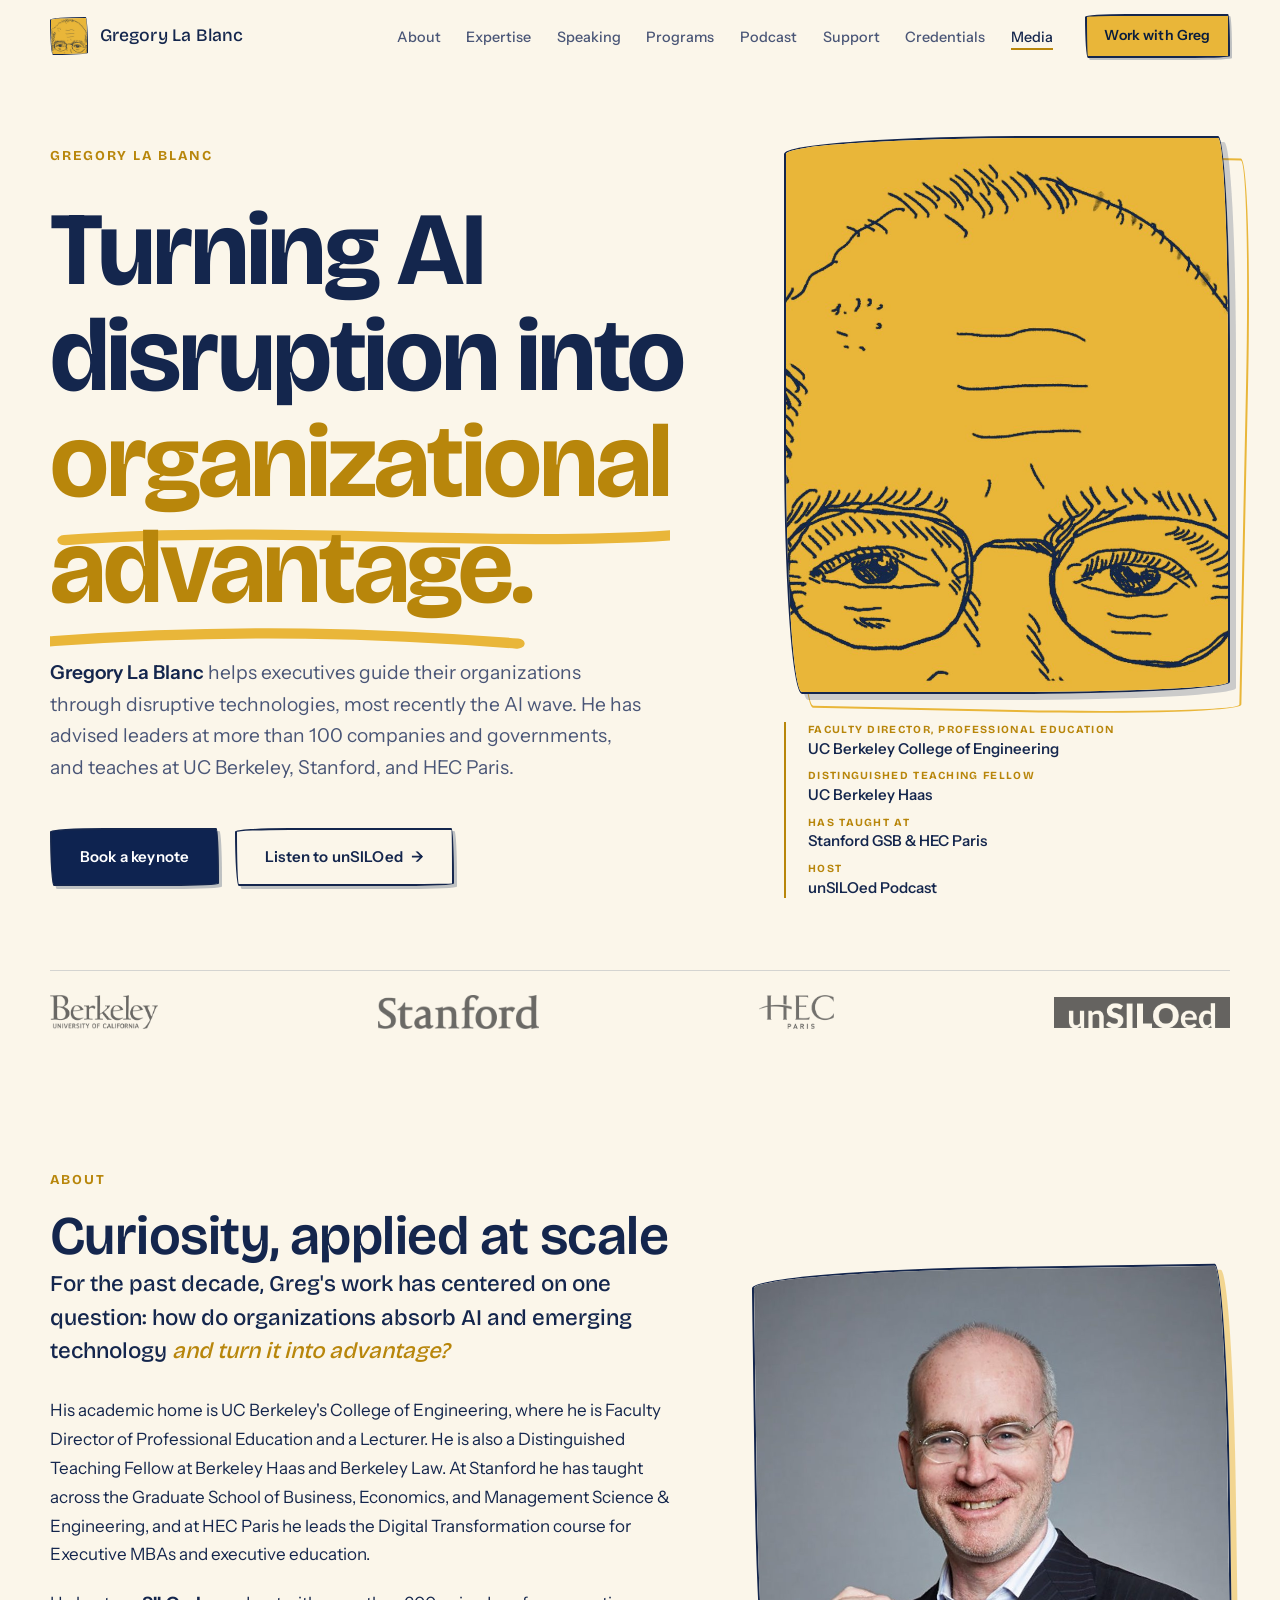
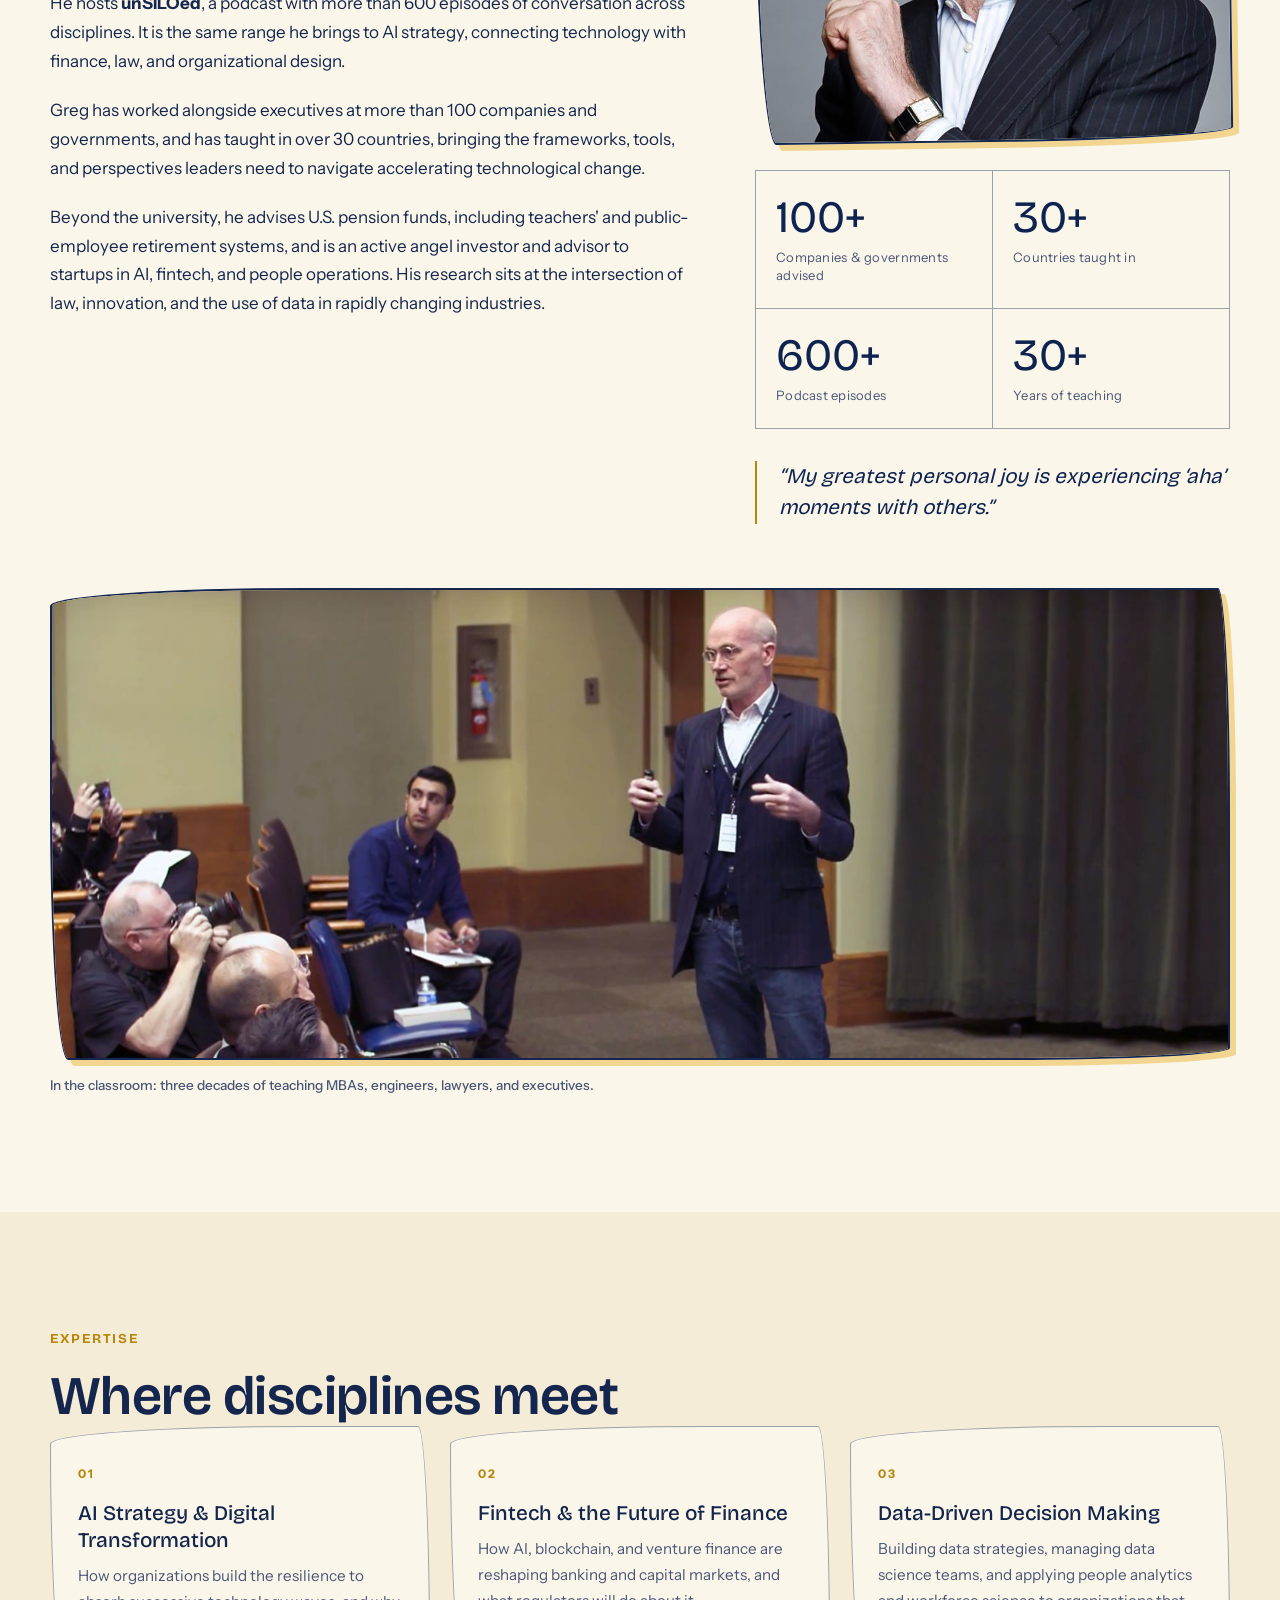
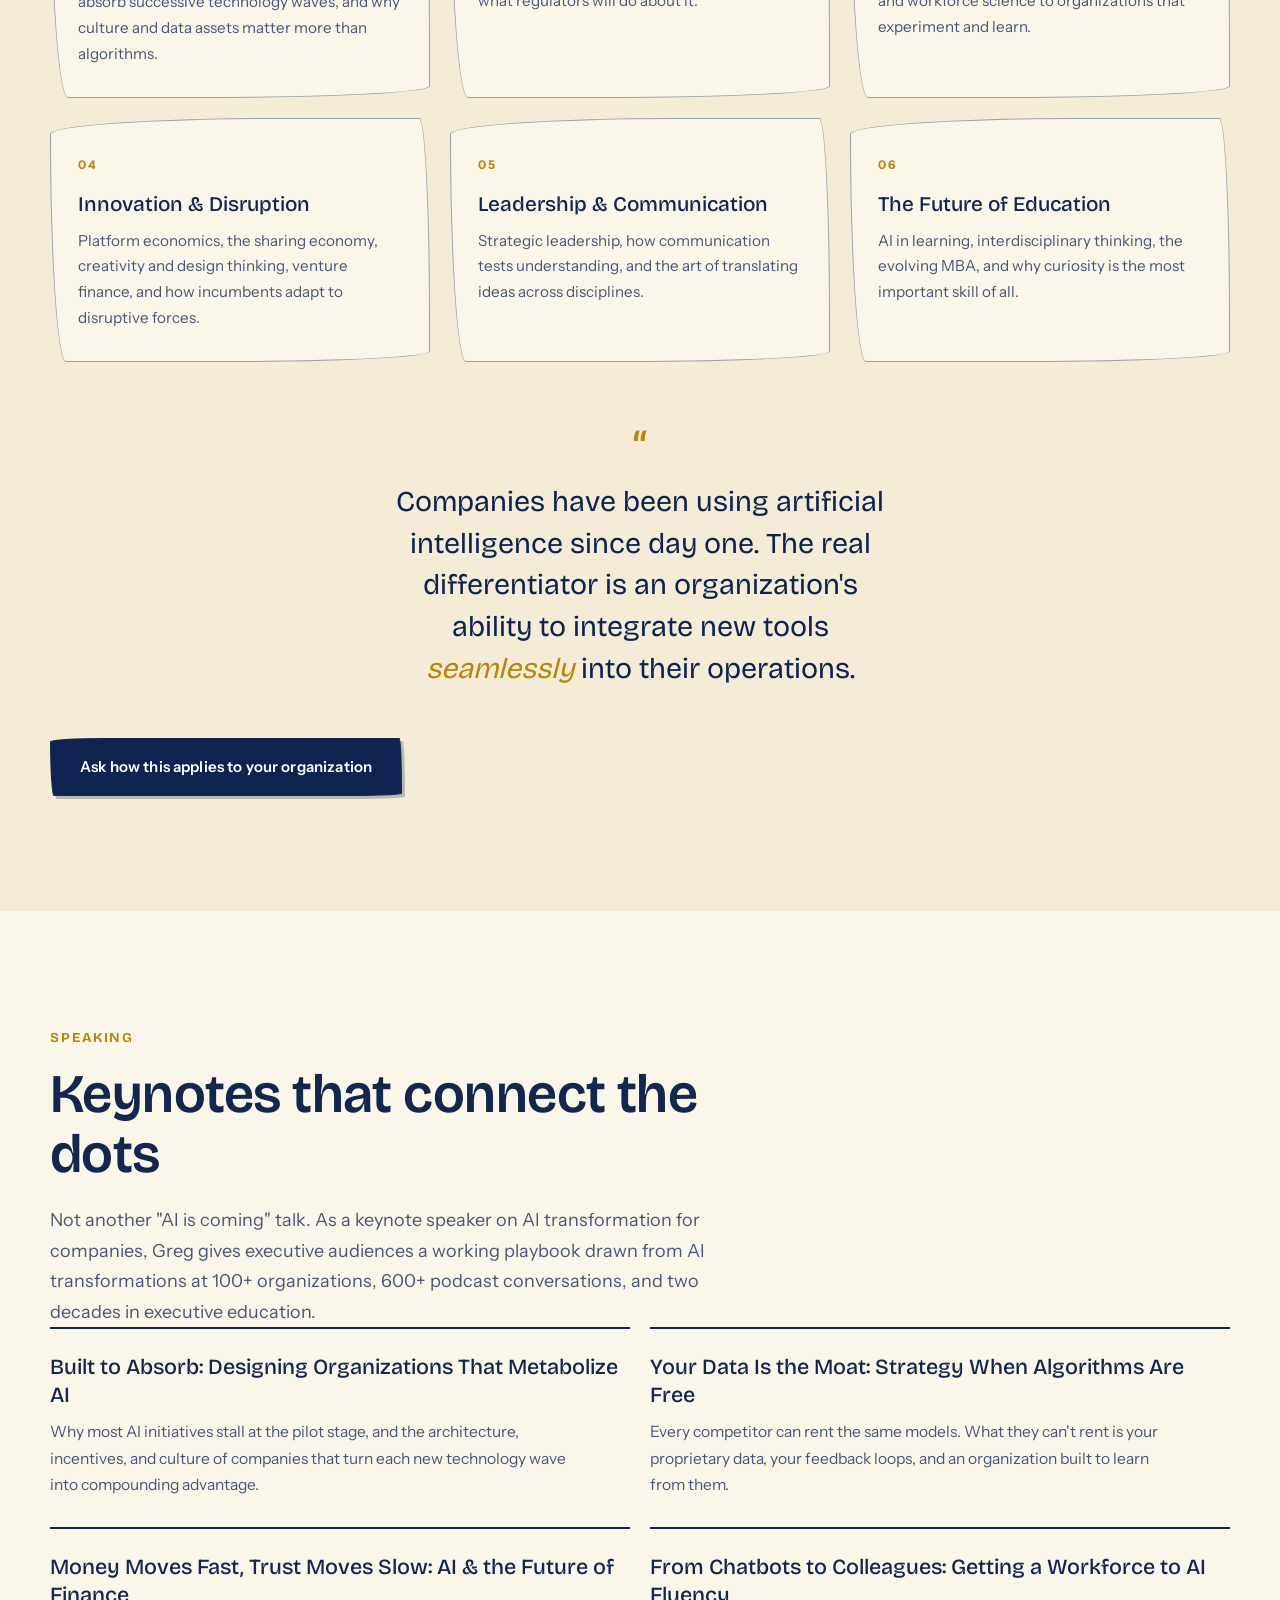
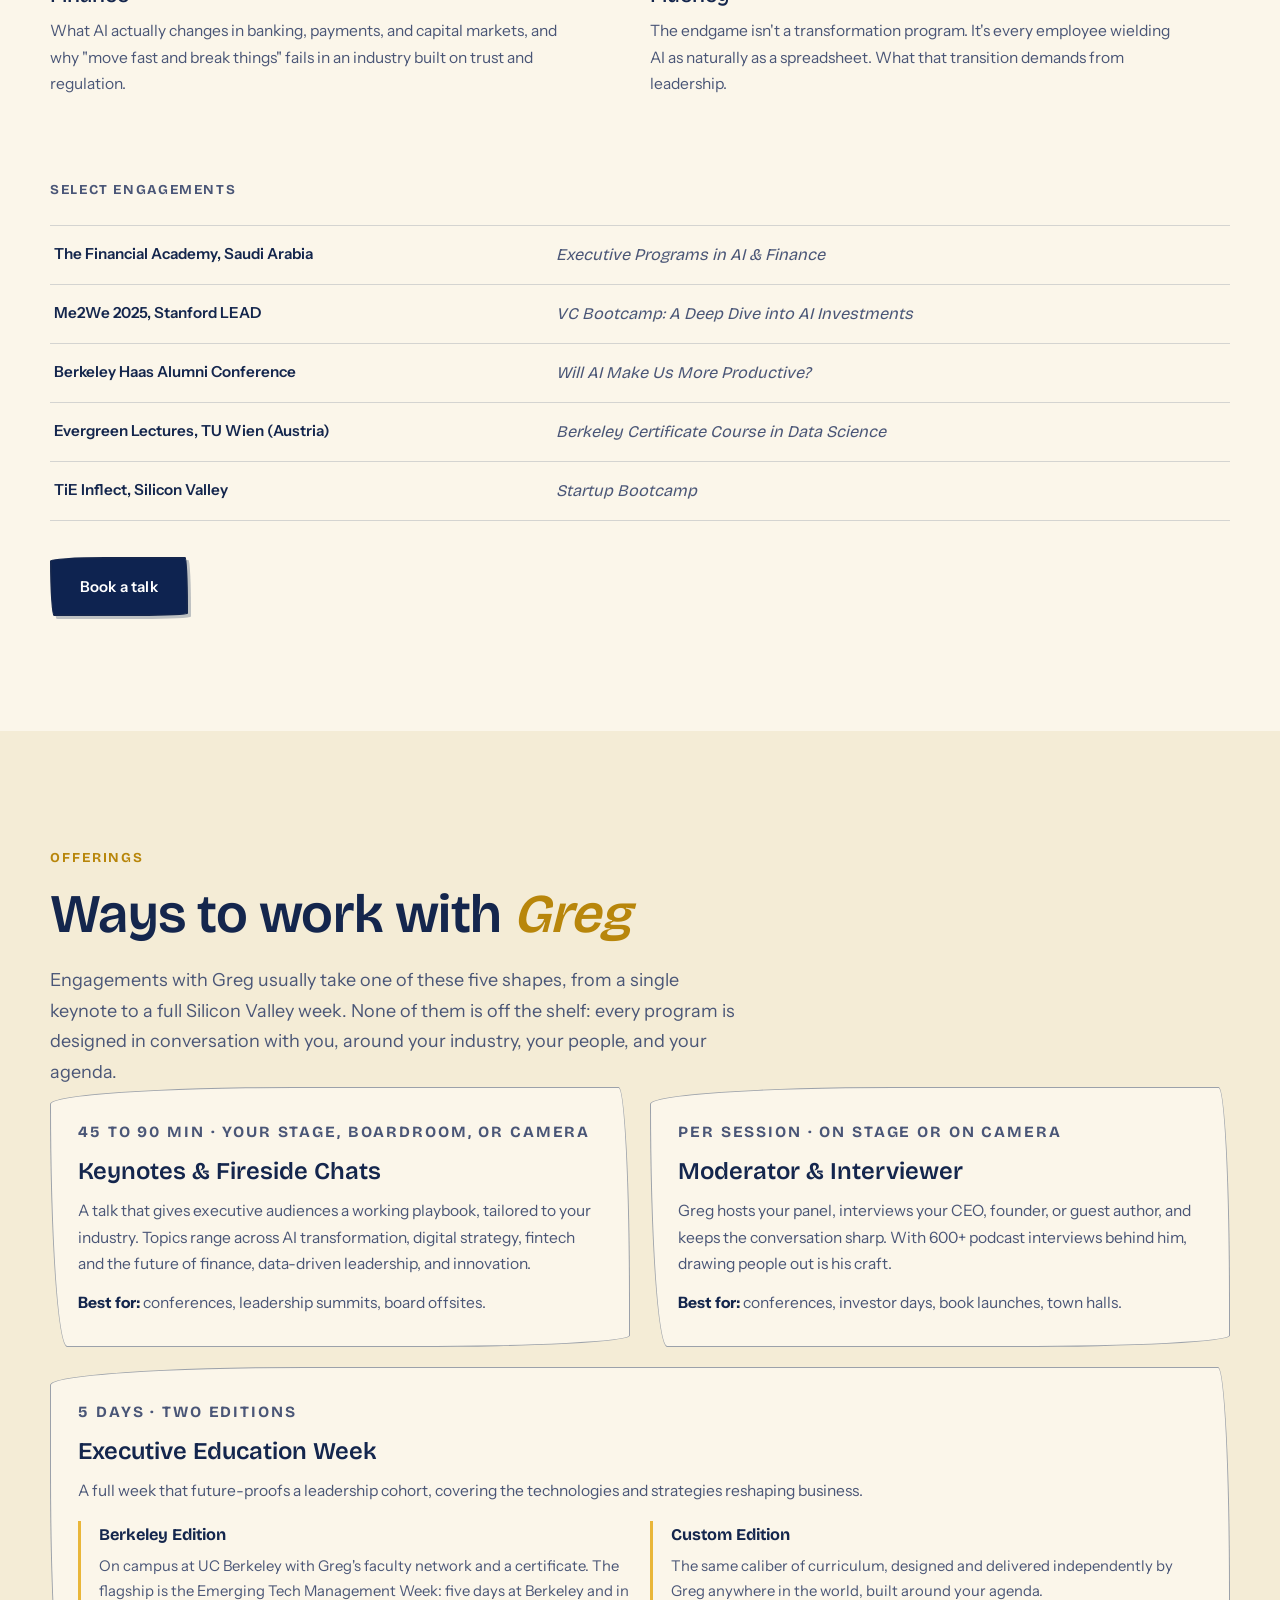
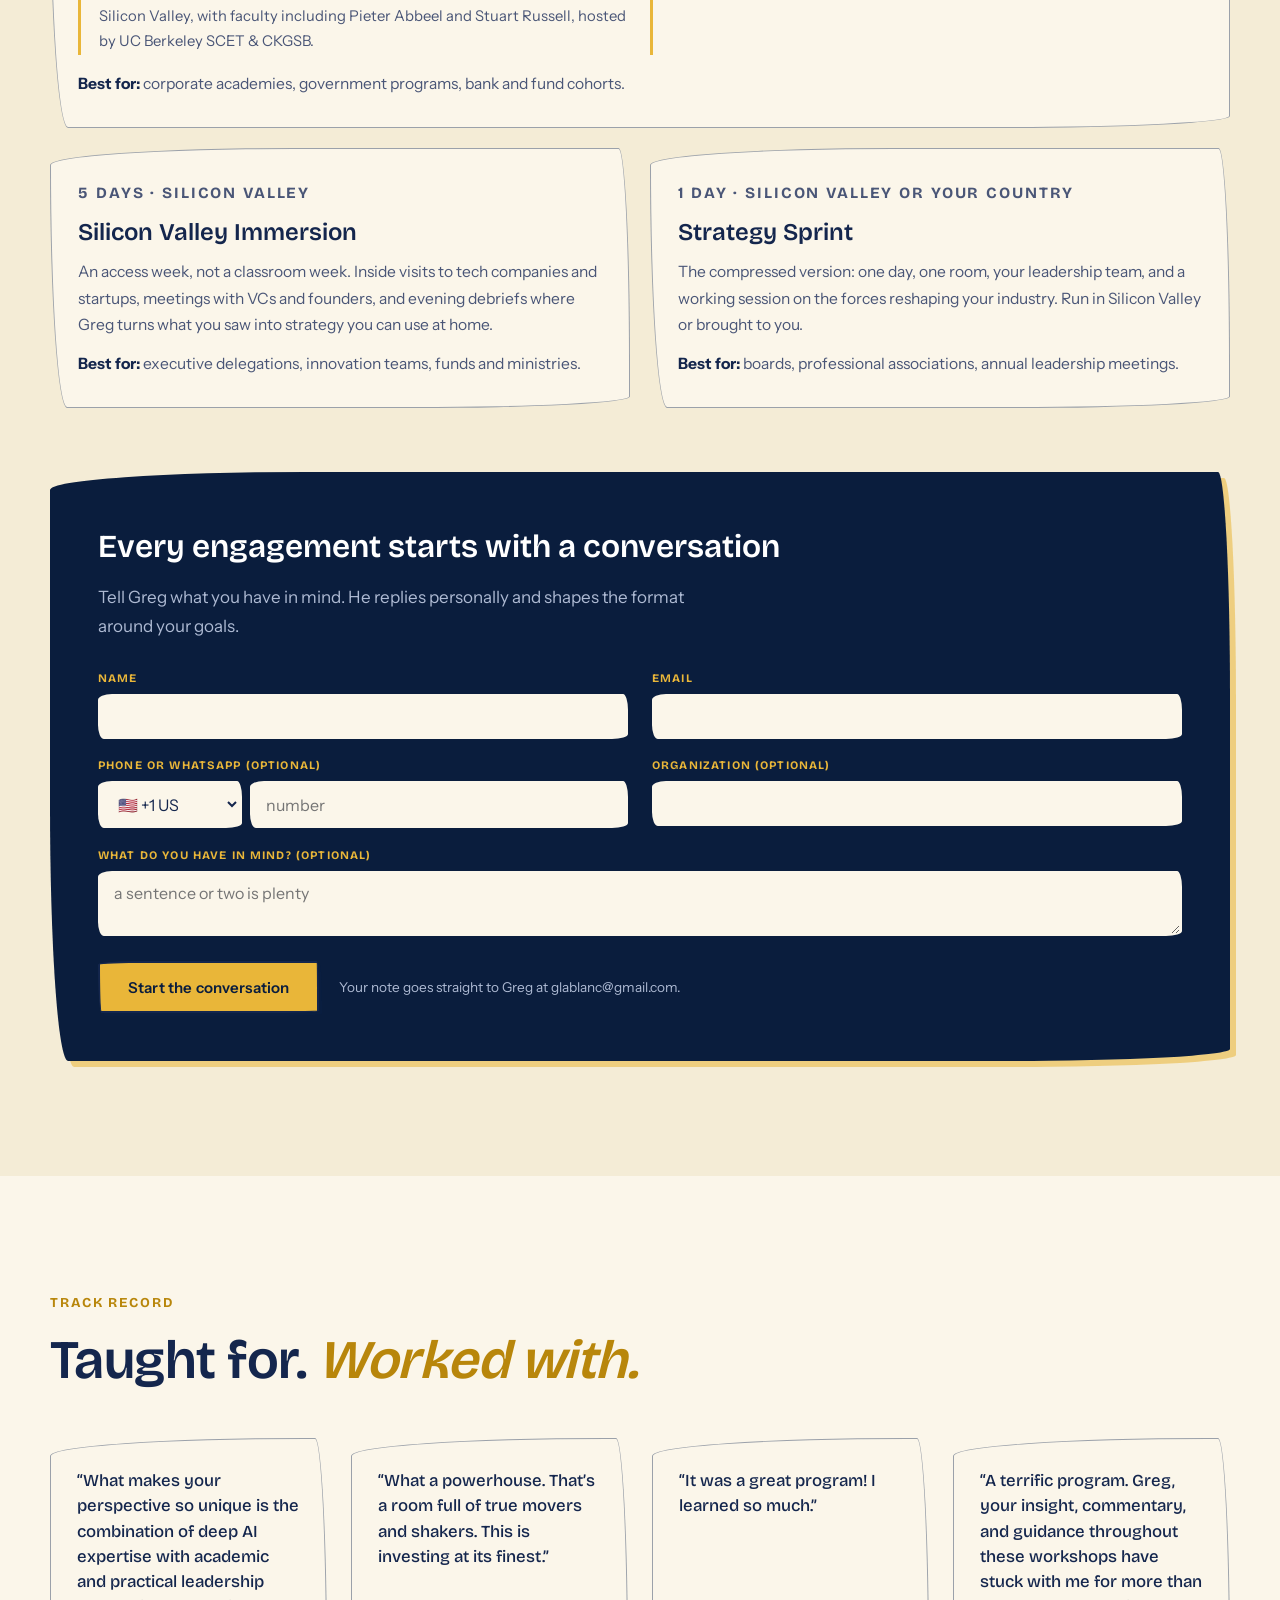
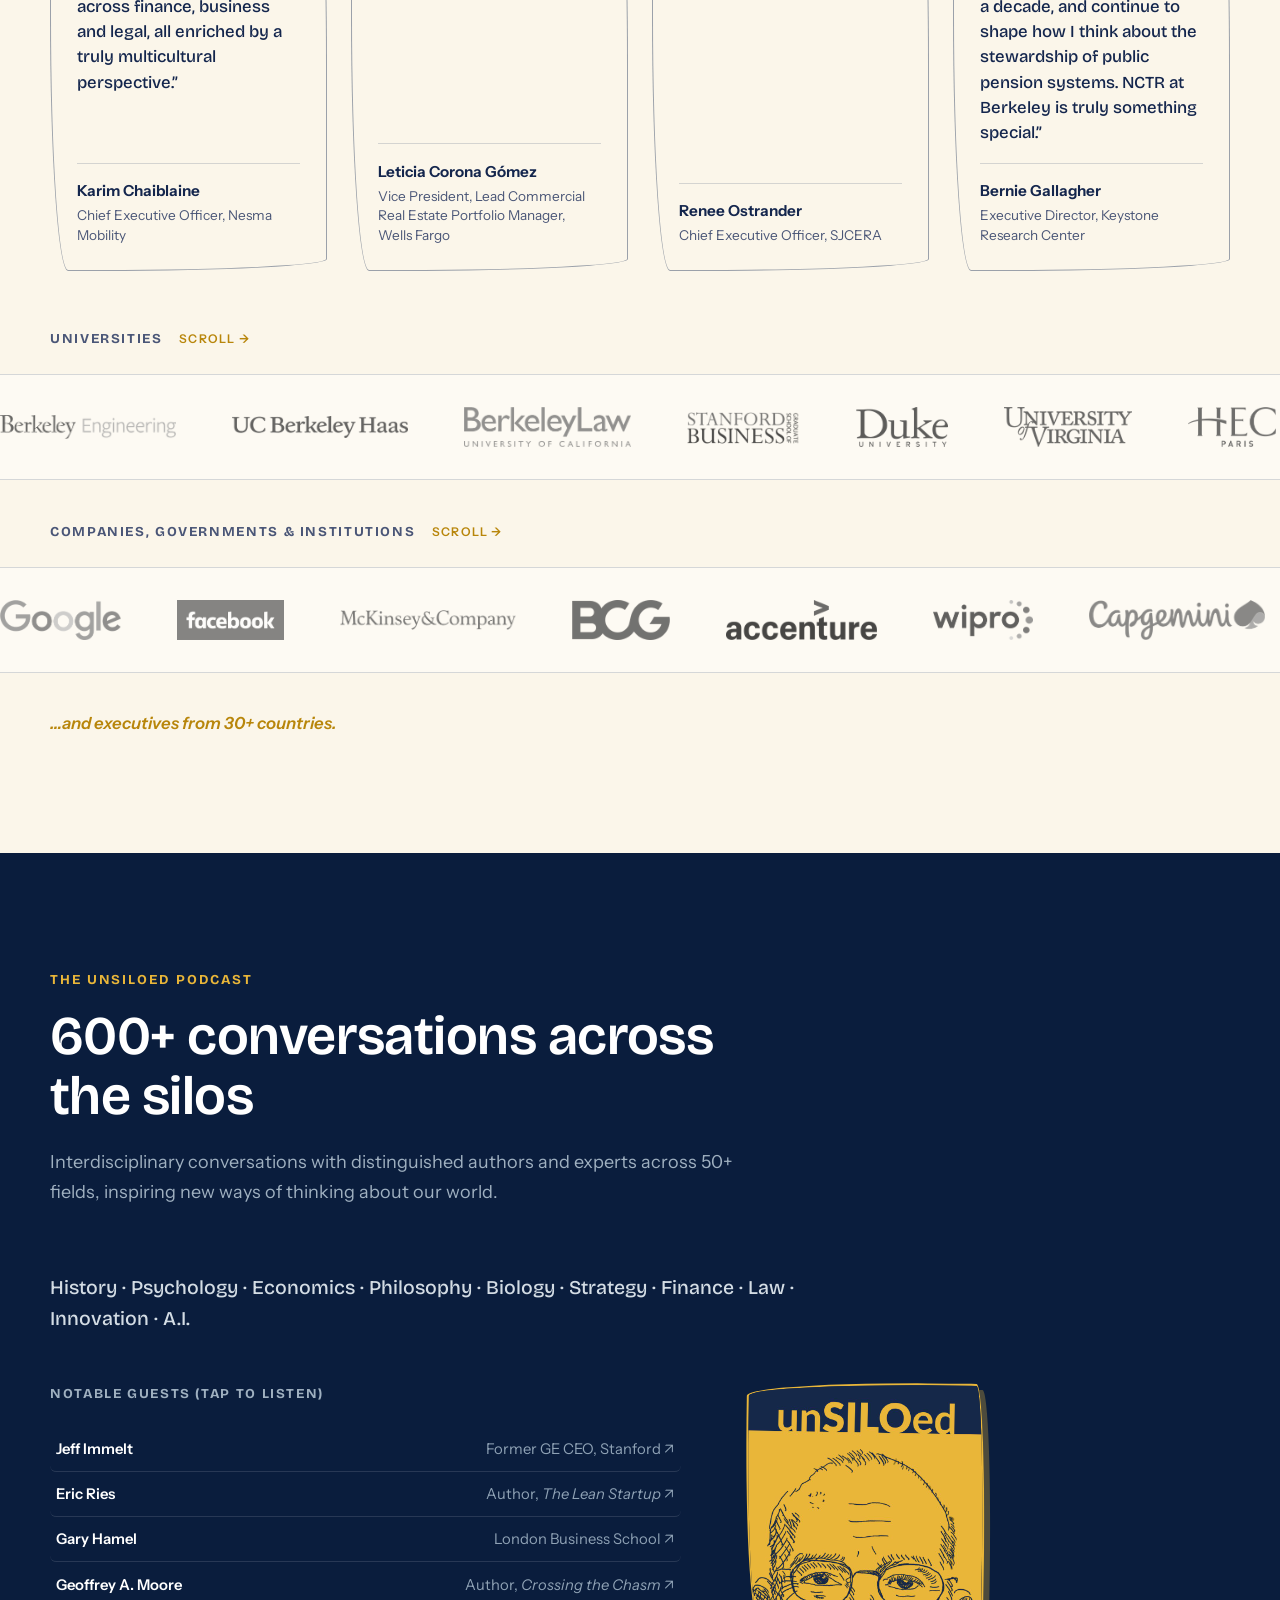
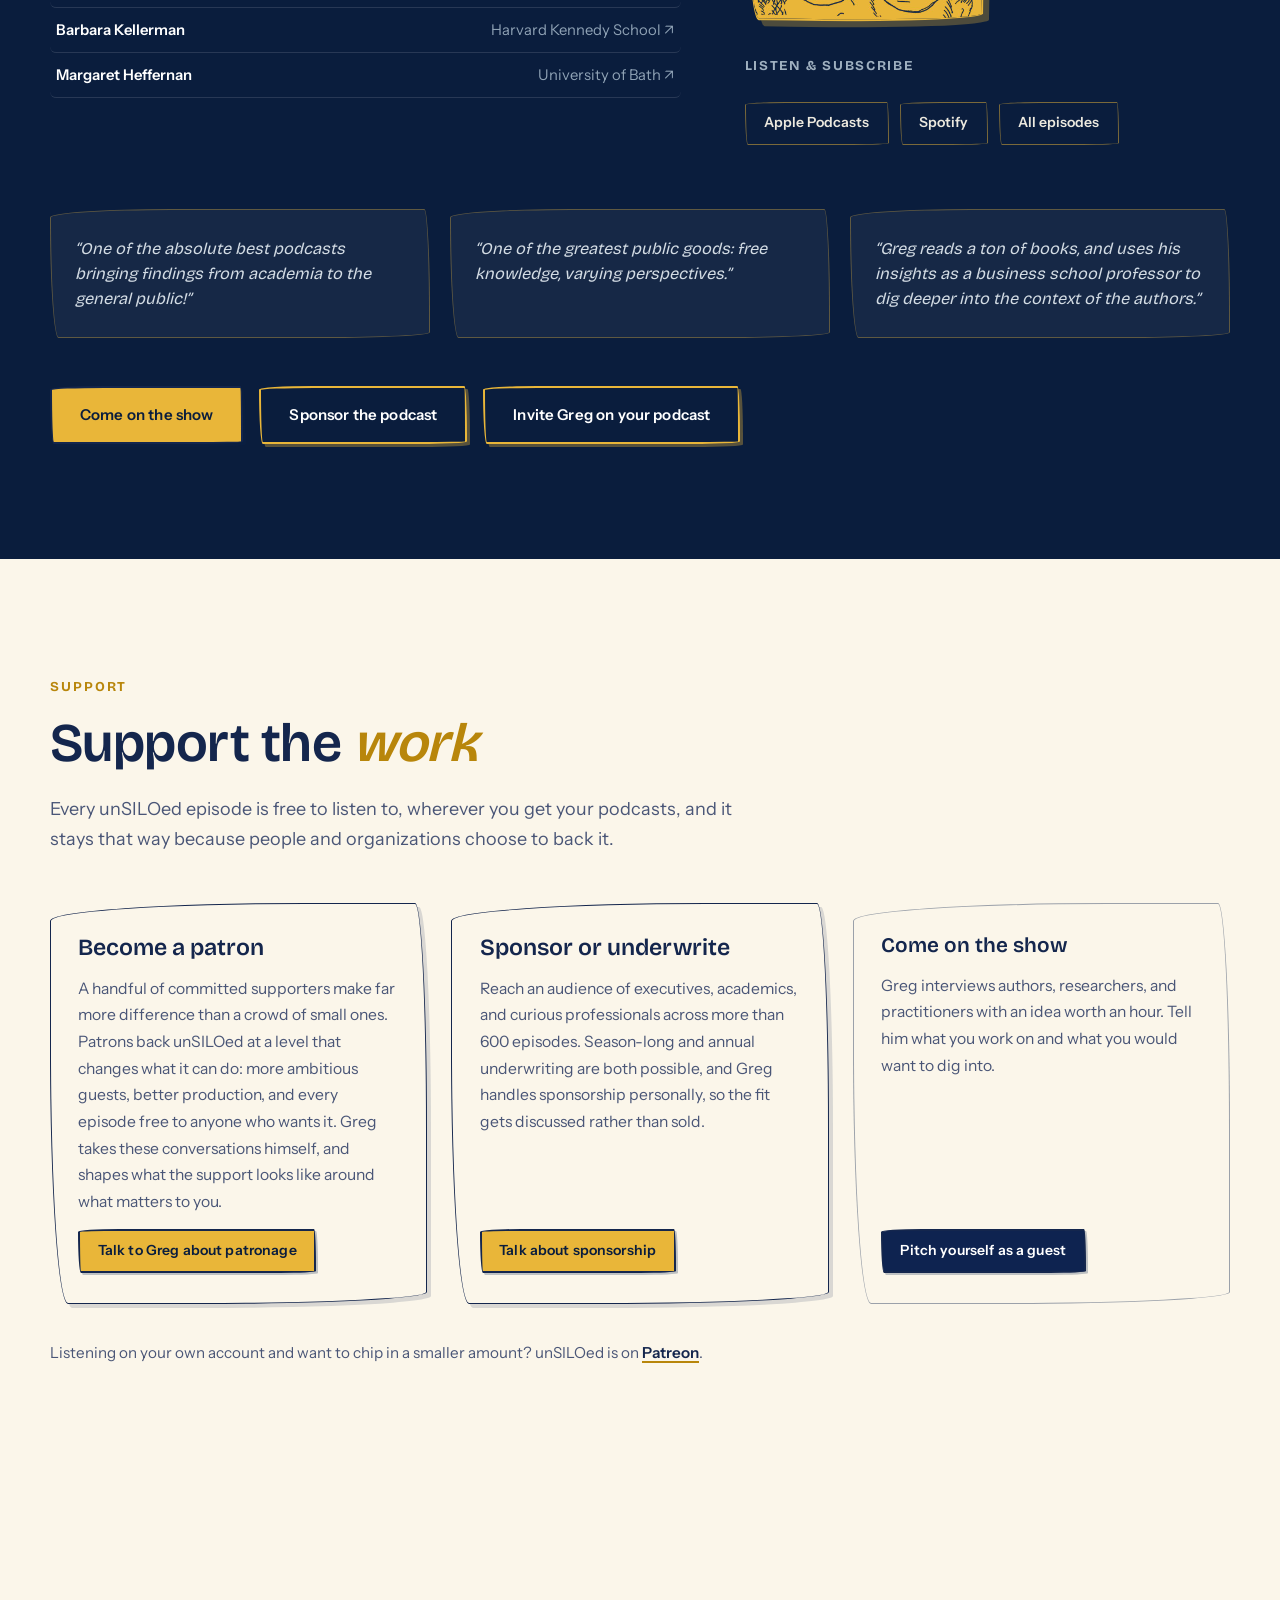
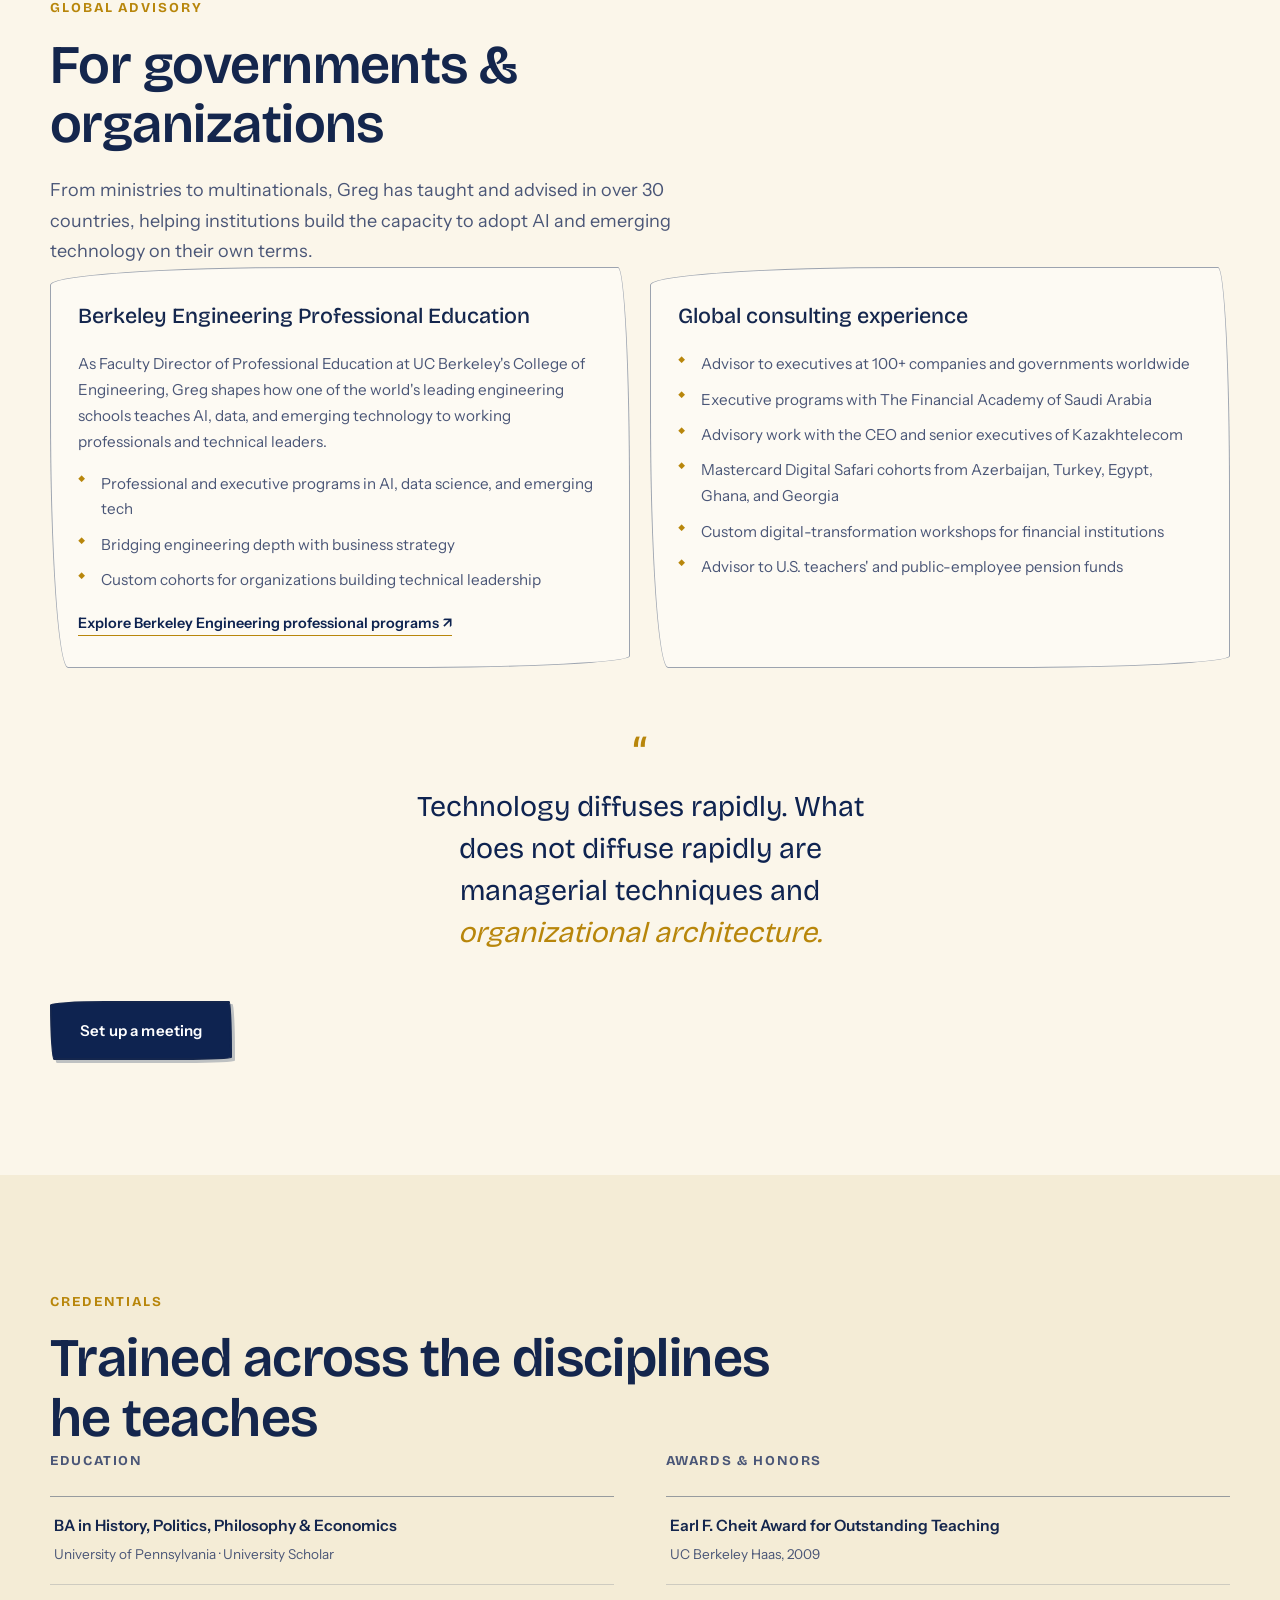
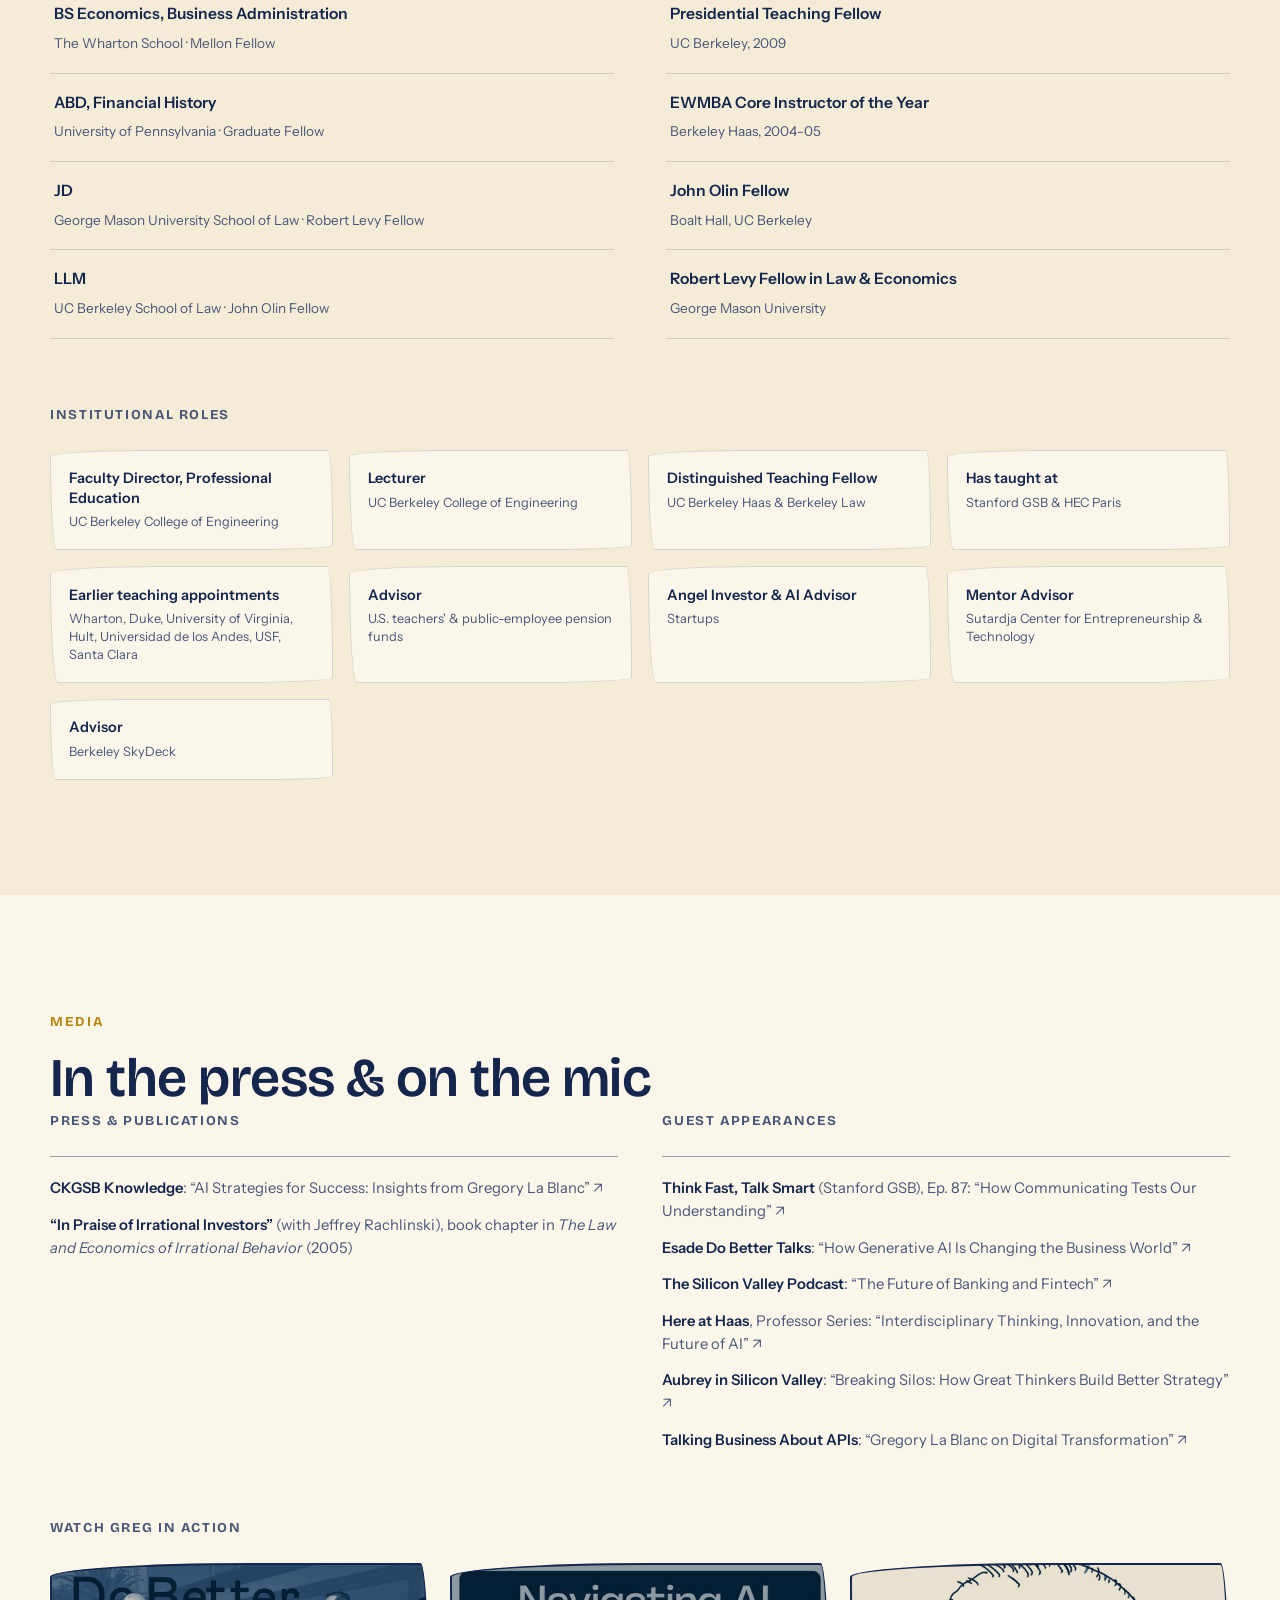
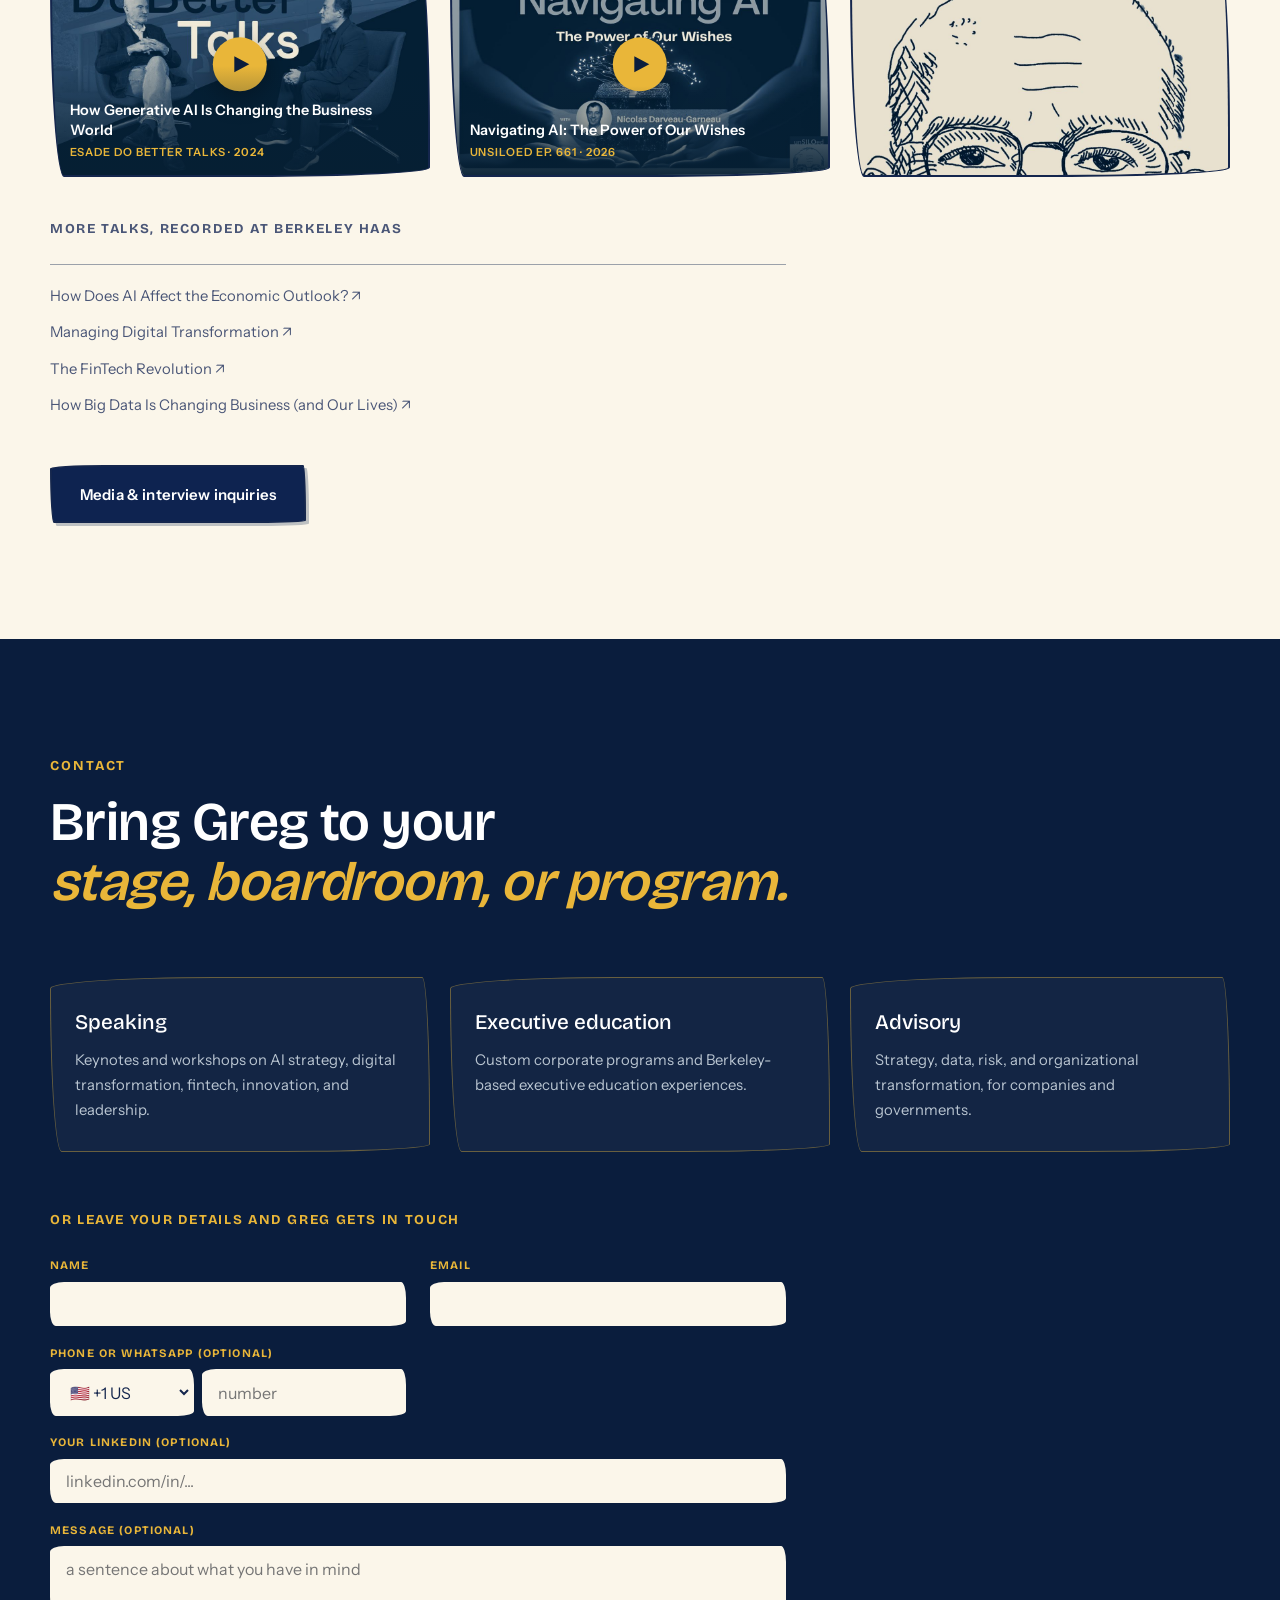
<file: index.html>
<!DOCTYPE html>
<html lang="en">
<head>
    <meta charset="UTF-8">
    <script>
        // Safety net: if a visitor lands on plain http, switch to https before anything renders.
        // The authoritative fix is the "Enforce HTTPS" setting in GitHub Pages, which makes
        // the server itself redirect. This only covers visitors whose browsers get that far.
        if (location.protocol === 'http:' && location.hostname.indexOf('glablanc.com') !== -1) {
            location.replace('https://' + location.host + location.pathname + location.search + location.hash);
        }
    </script>
    <meta http-equiv="Content-Security-Policy" content="upgrade-insecure-requests">
    <meta name="viewport" content="width=device-width, initial-scale=1.0">
    <title>Gregory La Blanc | AI Transformation Speaker & UC Berkeley Executive Education</title>
    <meta name="description" content="Gregory La Blanc (Greg LaBlanc) helps companies master AI transformation. UC Berkeley executive education faculty director, AI keynote speaker in Silicon Valley and worldwide, host of the unSILOed podcast.">
    <meta name="author" content="Gregory La Blanc">
    <meta name="theme-color" content="#092c47">
    <link rel="canonical" href="https://www.glablanc.com/">
    <meta property="og:title" content="Gregory La Blanc | AI Transformation & Executive Education">
    <meta property="og:description" content="Turning AI disruption into organizational advantage. AI keynotes and executive education: UC Berkeley, Stanford, HEC Paris.">
    <meta property="og:type" content="website">
    <meta property="og:url" content="https://www.glablanc.com/">
    <meta property="og:image" content="https://www.glablanc.com/assets/og-card.jpg">
    <meta property="og:image:width" content="1200">
    <meta property="og:image:height" content="630">
    <meta property="og:site_name" content="Gregory La Blanc">
    <meta property="og:locale" content="en_US">
    <meta name="twitter:card" content="summary_large_image">
    <meta name="twitter:title" content="Gregory La Blanc | AI Transformation & Executive Education">
    <meta name="twitter:description" content="Turning AI disruption into organizational advantage. UC Berkeley · Stanford · HEC Paris.">
    <meta name="twitter:image" content="https://www.glablanc.com/assets/og-card.jpg">
    <meta name="twitter:site" content="@glablanc">
    <link rel="icon" href="/favicon.ico" sizes="any">
    <link rel="icon" type="image/png" href="assets/favicon.png" sizes="96x96">
    <link rel="icon" type="image/png" href="assets/favicon-192.png" sizes="192x192">
    <link rel="apple-touch-icon" href="assets/apple-touch-icon.png">
    <link rel="preconnect" href="https://fonts.googleapis.com">
    <link rel="preconnect" href="https://fonts.gstatic.com" crossorigin>
    <link href="https://fonts.googleapis.com/css2?family=Bricolage+Grotesque:opsz,wght@12..96,300..800&family=Instrument+Sans:ital,wght@0,400..700;1,400..700&display=swap" rel="stylesheet">
    <link rel="stylesheet" href="styles.css">
    <script type="application/ld+json">
    {
      "@context": "https://schema.org",
      "@graph": [
        {
          "@type": "Person",
          "@id": "https://www.glablanc.com/#greg",
          "name": "Gregory La Blanc",
          "alternateName": ["Greg LaBlanc", "Gregory LaBlanc", "Greg La Blanc"],
          "givenName": "Gregory",
          "familyName": "La Blanc",
          "url": "https://www.glablanc.com/",
          "image": "https://www.glablanc.com/assets/greg-portrait.jpg",
          "description": "Gregory La Blanc helps executives guide their organizations through disruptive technologies, most recently AI. Faculty Director of Professional Education at UC Berkeley College of Engineering, Distinguished Teaching Fellow at Berkeley Haas, AI keynote speaker, and host of the unSILOed podcast.",
          "jobTitle": [
            "Faculty Director, Professional Education, UC Berkeley College of Engineering",
            "Distinguished Teaching Fellow, Berkeley Haas",
            "Host, unSILOed Podcast"
          ],
          "worksFor": {
            "@type": "CollegeOrUniversity",
            "name": "University of California, Berkeley",
            "sameAs": "https://www.berkeley.edu/"
          },
          "alumniOf": [
            { "@type": "CollegeOrUniversity", "name": "University of Pennsylvania" },
            { "@type": "CollegeOrUniversity", "name": "The Wharton School" },
            { "@type": "CollegeOrUniversity", "name": "George Mason University School of Law" },
            { "@type": "CollegeOrUniversity", "name": "UC Berkeley School of Law" }
          ],
          "knowsAbout": [
            "AI transformation for companies",
            "AI strategy",
            "digital transformation",
            "executive education",
            "fintech",
            "data strategy",
            "innovation and disruption",
            "leadership"
          ],
          "email": "mailto:glablanc@gmail.com",
          "telephone": "+1-202-258-4702",
          "sameAs": [
            "https://www.linkedin.com/in/lablanc",
            "https://twitter.com/glablanc",
            "https://haas.berkeley.edu/faculty/lablanc-gregory/",
            "https://scet.berkeley.edu/people/la-blanc-greg/",
            "https://www.unsiloedpodcast.com/",
            "https://podcasts.apple.com/us/podcast/unsiloed-with-greg-lablanc/id1566956045",
            "https://open.spotify.com/show/1dxKOERwHbT3VxQ8g4gVXM",
            "https://www.youtube.com/@unsiloedpodcastwithgreglab2188"
          ]
        },
        {
          "@type": "WebSite",
          "@id": "https://www.glablanc.com/#site",
          "url": "https://www.glablanc.com/",
          "name": "Gregory La Blanc",
          "alternateName": "Greg LaBlanc",
          "about": { "@id": "https://www.glablanc.com/#greg" },
          "inLanguage": "en"
        },
        {
          "@type": "PodcastSeries",
          "name": "unSILOed with Greg LaBlanc",
          "url": "https://www.unsiloedpodcast.com/",
          "author": { "@id": "https://www.glablanc.com/#greg" },
          "sameAs": [
            "https://podcasts.apple.com/us/podcast/unsiloed-with-greg-lablanc/id1566956045",
            "https://open.spotify.com/show/1dxKOERwHbT3VxQ8g4gVXM"
          ]
        },
        {
          "@type": "Service",
          "@id": "https://www.glablanc.com/#services",
          "name": "Executive education, keynotes, and advisory with Gregory La Blanc",
          "serviceType": "Executive education and keynote speaking",
          "provider": { "@id": "https://www.glablanc.com/#greg" },
          "areaServed": "Worldwide",
          "audience": {
            "@type": "BusinessAudience",
            "name": "Executives, boards, government delegations, and corporate academies"
          },
          "hasOfferCatalog": {
            "@type": "OfferCatalog",
            "name": "Ways to work with Greg",
            "itemListElement": [
              {
                "@type": "Offer",
                "itemOffered": {
                  "@type": "Service",
                  "name": "Keynotes and Fireside Chats",
                  "description": "A 45 to 90 minute talk giving executive audiences a working playbook on AI transformation, digital strategy, fintech, data-driven leadership, and innovation, tailored to their industry."
                }
              },
              {
                "@type": "Offer",
                "itemOffered": {
                  "@type": "Service",
                  "name": "Moderator and Interviewer",
                  "description": "Greg hosts panels, interviews CEOs, founders, and guest authors, drawing on more than 600 podcast interviews."
                }
              },
              {
                "@type": "Offer",
                "itemOffered": {
                  "@type": "Service",
                  "name": "Executive Education Week",
                  "description": "A five day program for a leadership cohort, delivered either on campus at UC Berkeley with a certificate, or designed and delivered independently anywhere in the world."
                }
              },
              {
                "@type": "Offer",
                "itemOffered": {
                  "@type": "Service",
                  "name": "Silicon Valley Immersion",
                  "description": "A five day access week in Silicon Valley with visits to tech companies and startups, meetings with VCs and founders, and evening debriefs turning what delegations see into strategy they can use at home."
                }
              },
              {
                "@type": "Offer",
                "itemOffered": {
                  "@type": "Service",
                  "name": "Strategy Sprint",
                  "description": "A one day working session with a leadership team on the forces reshaping their industry, run in Silicon Valley or brought to the client."
                }
              }
            ]
          }
        }
      ]
    }
    </script>
</head>
<body>

    <a class="skip-link" href="#main">Skip to content</a>

    <header class="nav" id="nav">
        <div class="nav-inner">
            <a href="#top" class="nav-brand" aria-label="Gregory La Blanc, home">
                <img class="nav-brand-mark" src="assets/brand-mark.png" alt="" width="96" height="96">
                <span class="nav-brand-name">Gregory La Blanc</span>
            </a>
            <nav aria-label="Primary">
                <ul class="nav-links" id="nav-links">
                    <li><a href="#about">About</a></li>
                    <li><a href="#expertise">Expertise</a></li>
                    <li><a href="#speaking">Speaking</a></li>
                    <li><a href="#programs">Programs</a></li>
                    <li><a href="#podcast">Podcast</a></li>
                    <li><a href="#support">Support</a></li>
                    <li><a href="#credentials">Credentials</a></li>
                    <li><a href="#media">Media</a></li>
                </ul>
            </nav>
            <a href="#contact" class="btn btn-small btn-gold nav-cta">Work with Greg</a>
            <button class="nav-toggle" id="nav-toggle" aria-expanded="false" aria-controls="mobile-menu" aria-label="Open menu">
                <span></span><span></span>
            </button>
        </div>
        <div class="mobile-menu" id="mobile-menu">
            <ul>
                <li><a href="#about">About</a></li>
                <li><a href="#expertise">Expertise</a></li>
                <li><a href="#speaking">Speaking</a></li>
                <li><a href="#programs">Programs</a></li>
                <li><a href="#podcast">Podcast</a></li>
                <li><a href="#support">Support</a></li>
                <li><a href="#credentials">Credentials</a></li>
                <li><a href="#media">Media</a></li>
                <li><a href="#contact" class="mobile-cta">Work with Greg</a></li>
            </ul>
        </div>
    </header>

    <main id="main">

        <!-- ============ HERO ============ -->
        <section class="hero" id="top">
            <div class="hero-inner">
                <div class="hero-grid">
                    <div class="hero-main">
                        <h1 class="hero-title" data-reveal>
                            <span class="hero-name">Gregory La Blanc</span>
                            Turning AI disruption into<br>
                            <em>organizational advantage.</em>
                        </h1>
                        <p class="hero-lede" data-reveal>
                            <strong>Gregory La Blanc</strong> helps executives guide their organizations
                            through disruptive technologies, most recently the AI wave. He has advised
                            leaders at more than 100 companies and governments, and teaches at
                            UC Berkeley, Stanford, and HEC Paris.
                        </p>
                        <div class="hero-actions" data-reveal>
                            <a href="#contact" class="btn btn-dark">Book a keynote</a>
                            <a href="#podcast" class="btn btn-ghost">Listen to unSILOed <span class="btn-arrow">&rarr;</span></a>
                        </div>
                    </div>
                    <div class="hero-side" data-reveal>
                        <figure class="hero-portrait">
                            <img src="assets/caricature.jpg" alt="Hand-drawn portrait of Gregory La Blanc from the unSILOed podcast cover" width="900" height="1080">
                        </figure>
                        <ul class="hero-roles">
                            <li><a href="https://scet.berkeley.edu/people/la-blanc-greg/" target="_blank" rel="noopener"><span>Faculty Director, Professional Education</span> UC Berkeley College of Engineering</a></li>
                            <li><a href="https://haas.berkeley.edu/faculty/lablanc-gregory/" target="_blank" rel="noopener"><span>Distinguished Teaching Fellow</span> UC Berkeley Haas</a></li>
                            <li><span>Has taught at</span> Stanford GSB &amp; HEC Paris</li>
                            <li><a href="https://www.unsiloedpodcast.com" target="_blank" rel="noopener"><span>Host</span> unSILOed Podcast</a></li>
                        </ul>
                    </div>
                </div>
            </div>
            <div class="inst-strip" data-reveal>
                <img src="assets/logos/uni-berkeley-word.png" alt="University of California, Berkeley" title="University of California, Berkeley" loading="lazy">
                <img src="assets/logos/uni-stanford-word.png" alt="Stanford University" title="Stanford University" loading="lazy">
                <img src="assets/logos/uni-hec.png" alt="HEC Paris" title="HEC Paris" loading="lazy">
                <img src="assets/logos/unsiloed-wordmark.png" alt="unSILOed Podcast" title="unSILOed Podcast" loading="lazy">
            </div>
        </section>

        <!-- ============ ABOUT ============ -->
        <section class="section" id="about">
            <div class="container">
                <header class="section-head" data-reveal>
                    <p class="eyebrow">About</p>
                    <h2 class="section-title">Curiosity, applied at scale</h2>
                </header>
                <div class="about-grid">
                    <div class="about-text" data-reveal>
                        <p class="lead">For the past decade, Greg's work has centered on one question: how do organizations absorb AI and emerging technology <em>and turn it into advantage?</em></p>
                        <p>His academic home is UC Berkeley's College of Engineering, where he is Faculty Director of Professional Education and a Lecturer. He is also a Distinguished Teaching Fellow at Berkeley Haas and Berkeley Law. At Stanford he has taught across the Graduate School of Business, Economics, and Management Science &amp; Engineering, and at HEC Paris he leads the Digital Transformation course for Executive MBAs and executive education.</p>
                        <p>He hosts <strong>unSILOed</strong>, a podcast with more than 600 episodes of conversation across disciplines. It is the same range he brings to AI strategy, connecting technology with finance, law, and organizational design.</p>
                        <p>Greg has worked alongside executives at more than 100 companies and governments, and has taught in over 30 countries, bringing the frameworks, tools, and perspectives leaders need to navigate accelerating technological change.</p>
                        <p>Beyond the university, he advises U.S. pension funds, including teachers' and public-employee retirement systems, and is an active angel investor and advisor to startups in AI, fintech, and people operations. His research sits at the intersection of law, innovation, and the use of data in rapidly changing industries.</p>
                    </div>
                    <aside class="about-side" data-reveal>
                        <img class="about-portrait" src="assets/greg-portrait.jpg" alt="Portrait of Gregory La Blanc" width="900" height="900" loading="lazy">
                        <div class="stats">
                            <div class="stat">
                                <span class="stat-number" data-count="100" data-suffix="+">0</span>
                                <span class="stat-label">Companies &amp; governments advised</span>
                            </div>
                            <div class="stat">
                                <span class="stat-number" data-count="30" data-suffix="+">0</span>
                                <span class="stat-label">Countries taught in</span>
                            </div>
                            <div class="stat">
                                <span class="stat-number" data-count="600" data-suffix="+">0</span>
                                <span class="stat-label">Podcast episodes</span>
                            </div>
                            <div class="stat">
                                <span class="stat-number" data-count="30" data-suffix="+">0</span>
                                <span class="stat-label">Years of teaching</span>
                            </div>
                        </div>
                        <blockquote class="side-quote">
                            &ldquo;My greatest personal joy is experiencing &lsquo;aha&rsquo; moments with others.&rdquo;
                        </blockquote>
                    </aside>
                </div>
                <figure class="about-figure" data-reveal>
                    <img src="assets/greg-teaching.jpg" alt="Gregory La Blanc teaching a class" width="1600" height="877" loading="lazy">
                    <figcaption>In the classroom: three decades of teaching MBAs, engineers, lawyers, and executives.</figcaption>
                </figure>
            </div>
        </section>

        <!-- ============ EXPERTISE ============ -->
        <section class="section section-tint" id="expertise">
            <div class="container">
                <header class="section-head" data-reveal>
                    <p class="eyebrow">Expertise</p>
                    <h2 class="section-title">Where disciplines meet</h2>
                </header>
                <div class="expertise-grid">
                    <article class="expertise-card" data-reveal>
                        <span class="card-num">01</span>
                        <h3>AI Strategy &amp; Digital Transformation</h3>
                        <p>How organizations build the resilience to absorb successive technology waves, and why culture and data assets matter more than algorithms.</p>
                    </article>
                    <article class="expertise-card" data-reveal>
                        <span class="card-num">02</span>
                        <h3>Fintech &amp; the Future of Finance</h3>
                        <p>How AI, blockchain, and venture finance are reshaping banking and capital markets, and what regulators will do about it.</p>
                    </article>
                    <article class="expertise-card" data-reveal>
                        <span class="card-num">03</span>
                        <h3>Data-Driven Decision Making</h3>
                        <p>Building data strategies, managing data science teams, and applying people analytics and workforce science to organizations that experiment and learn.</p>
                    </article>
                    <article class="expertise-card" data-reveal>
                        <span class="card-num">04</span>
                        <h3>Innovation &amp; Disruption</h3>
                        <p>Platform economics, the sharing economy, creativity and design thinking, venture finance, and how incumbents adapt to disruptive forces.</p>
                    </article>
                    <article class="expertise-card" data-reveal>
                        <span class="card-num">05</span>
                        <h3>Leadership &amp; Communication</h3>
                        <p>Strategic leadership, how communication tests understanding, and the art of translating ideas across disciplines.</p>
                    </article>
                    <article class="expertise-card" data-reveal>
                        <span class="card-num">06</span>
                        <h3>The Future of Education</h3>
                        <p>AI in learning, interdisciplinary thinking, the evolving MBA, and why curiosity is the most important skill of all.</p>
                    </article>
                </div>
                <figure class="pull-quote" data-reveal>
                    <blockquote>Companies have been using artificial intelligence since day one. The real differentiator is an organization's ability to integrate new tools <em>seamlessly</em> into their operations.</blockquote>
                </figure>
                <div class="section-cta" data-reveal>
                    <a href="#contact" class="btn btn-dark">Ask how this applies to your organization</a>
                </div>
            </div>
        </section>

        <!-- ============ SPEAKING ============ -->
        <section class="section" id="speaking">
            <div class="container">
                <header class="section-head" data-reveal>
                    <p class="eyebrow">Speaking</p>
                    <h2 class="section-title">Keynotes that connect the dots</h2>
                    <p class="section-intro">Not another "AI is coming" talk. As a keynote speaker on AI transformation for companies, Greg gives executive audiences a working playbook drawn from AI transformations at 100+ organizations, 600+ podcast conversations, and two decades in executive education.</p>
                </header>
                <div class="topics-grid">
                    <article class="topic-card" data-reveal>
                        <h3>Built to Absorb: Designing Organizations That Metabolize AI</h3>
                        <p>Why most AI initiatives stall at the pilot stage, and the architecture, incentives, and culture of companies that turn each new technology wave into compounding advantage.</p>
                    </article>
                    <article class="topic-card" data-reveal>
                        <h3>Your Data Is the Moat: Strategy When Algorithms Are Free</h3>
                        <p>Every competitor can rent the same models. What they can't rent is your proprietary data, your feedback loops, and an organization built to learn from them.</p>
                    </article>
                    <article class="topic-card" data-reveal>
                        <h3>Money Moves Fast, Trust Moves Slow: AI &amp; the Future of Finance</h3>
                        <p>What AI actually changes in banking, payments, and capital markets, and why "move fast and break things" fails in an industry built on trust and regulation.</p>
                    </article>
                    <article class="topic-card" data-reveal>
                        <h3>From Chatbots to Colleagues: Getting a Workforce to AI Fluency</h3>
                        <p>The endgame isn't a transformation program. It's every employee wielding AI as naturally as a spreadsheet. What that transition demands from leadership.</p>
                    </article>
                </div>
                <div class="engagements" data-reveal>
                    <h3 class="sub-head">Select engagements</h3>
                    <ul class="engagement-list">
                        <li><span class="venue">The Financial Academy, Saudi Arabia</span><span class="talk">Executive Programs in AI &amp; Finance</span></li>
                        <li><span class="venue">Me2We 2025, Stanford LEAD</span><span class="talk">VC Bootcamp: A Deep Dive into AI Investments</span></li>
                        <li><span class="venue">Berkeley Haas Alumni Conference</span><span class="talk">Will AI Make Us More Productive?</span></li>
                        <li><span class="venue">Evergreen Lectures, TU Wien (Austria)</span><span class="talk">Berkeley Certificate Course in Data Science</span></li>
                        <li><span class="venue">TiE Inflect, Silicon Valley</span><span class="talk">Startup Bootcamp</span></li>
                    </ul>
                    <a href="#contact" class="btn btn-dark">Book a talk</a>
                </div>
            </div>
        </section>

        <!-- ============ OFFERINGS ============ -->
        <section class="section section-tint" id="programs">
            <div class="container">
                <header class="section-head" data-reveal>
                    <p class="eyebrow">Offerings</p>
                    <h2 class="section-title">Ways to work with <em>Greg</em></h2>
                    <p class="section-intro">Engagements with Greg usually take one of these five shapes, from a single keynote to a full Silicon Valley week. None of them is off the shelf: every program is designed in conversation with you, around your industry, your people, and your agenda.</p>
                </header>
                <div class="offer-grid">
                    <article class="offer-card" data-reveal>
                        <p class="offer-meta">45 to 90 min &middot; your stage, boardroom, or camera</p>
                        <h3>Keynotes &amp; Fireside Chats</h3>
                        <p>A talk that gives executive audiences a working playbook, tailored to your industry. Topics range across AI transformation, digital strategy, fintech and the future of finance, data-driven leadership, and innovation.</p>
                        <p class="offer-best"><strong>Best for:</strong> conferences, leadership summits, board offsites.</p>
                    </article>
                    <article class="offer-card" data-reveal>
                        <p class="offer-meta">per session &middot; on stage or on camera</p>
                        <h3>Moderator &amp; Interviewer</h3>
                        <p>Greg hosts your panel, interviews your CEO, founder, or guest author, and keeps the conversation sharp. With 600+ podcast interviews behind him, drawing people out is his craft.</p>
                        <p class="offer-best"><strong>Best for:</strong> conferences, investor days, book launches, town halls.</p>
                    </article>
                    <article class="offer-card offer-wide" data-reveal>
                        <p class="offer-meta">5 days &middot; two editions</p>
                        <h3>Executive Education Week</h3>
                        <p>A full week that future-proofs a leadership cohort, covering the technologies and strategies reshaping business.</p>
                        <div class="offer-editions">
                            <div class="offer-edition">
                                <h4>Berkeley Edition</h4>
                                <p>On campus at UC Berkeley with Greg's faculty network and a certificate. The flagship is the Emerging Tech Management Week: five days at Berkeley and in Silicon Valley, with faculty including Pieter Abbeel and Stuart Russell, hosted by UC Berkeley SCET &amp; CKGSB.</p>
                            </div>
                            <div class="offer-edition">
                                <h4>Custom Edition</h4>
                                <p>The same caliber of curriculum, designed and delivered independently by Greg anywhere in the world, built around your agenda.</p>
                            </div>
                        </div>
                        <p class="offer-best"><strong>Best for:</strong> corporate academies, government programs, bank and fund cohorts.</p>
                    </article>
                    <article class="offer-card" data-reveal>
                        <p class="offer-meta">5 days &middot; Silicon Valley</p>
                        <h3>Silicon Valley Immersion</h3>
                        <p>An access week, not a classroom week. Inside visits to tech companies and startups, meetings with VCs and founders, and evening debriefs where Greg turns what you saw into strategy you can use at home.</p>
                        <p class="offer-best"><strong>Best for:</strong> executive delegations, innovation teams, funds and ministries.</p>
                    </article>
                    <article class="offer-card" data-reveal>
                        <p class="offer-meta">1 day &middot; Silicon Valley or your country</p>
                        <h3>Strategy Sprint</h3>
                        <p>The compressed version: one day, one room, your leadership team, and a working session on the forces reshaping your industry. Run in Silicon Valley or brought to you.</p>
                        <p class="offer-best"><strong>Best for:</strong> boards, professional associations, annual leadership meetings.</p>
                    </article>
                </div>
                <!--
                FORMAT CHOOSER, parked on purpose (owner request, July 2026). Do not delete.
                To bring the questionnaire back: unwrap this comment and restore the matching
                handler in script.js (search for FORMAT CHOOSER there).

                <div class="chooser" id="find-your-format" data-reveal>
                    <div class="chooser-head">
                        <h3>Didn't find your format?</h3>
                        <p>Answer a few questions, press send, and Greg replies with the right offer.</p>
                    </div>
                    <form id="format-form" class="format-form" novalidate>
                        <label>Name<input type="text" name="name" required autocomplete="name"></label>
                        <label>Work email<input type="email" name="email" required autocomplete="email"></label>
                        <label>Organization &amp; role<input type="text" name="org" placeholder="e.g. Kazakhtelecom, Head of Strategy"></label>
                        <label>Phone or WhatsApp (optional)
                            <span class="phone-row">
                                <select name="cc" aria-label="Country code"><option value="+1" selected>🇺🇸 +1 US</option><option value="+1">🇨🇦 +1 CA</option><option value="+44">🇬🇧 +44 GB</option><option value="+966">🇸🇦 +966 SA</option><option value="+971">🇦🇪 +971 AE</option><option value="+7">🇰🇿 +7 KZ</option><option value="+90">🇹🇷 +90 TR</option><option value="+994">🇦🇿 +994 AZ</option><option value="+998">🇺🇿 +998 UZ</option><option value="+974">🇶🇦 +974 QA</option><option value="+965">🇰🇼 +965 KW</option><option value="+973">🇧🇭 +973 BH</option><option value="+968">🇴🇲 +968 OM</option><option value="+962">🇯🇴 +962 JO</option><option value="+20">🇪🇬 +20 EG</option><option value="+49">🇩🇪 +49 DE</option><option value="+33">🇫🇷 +33 FR</option><option value="+34">🇪🇸 +34 ES</option><option value="+39">🇮🇹 +39 IT</option><option value="+31">🇳🇱 +31 NL</option><option value="+41">🇨🇭 +41 CH</option><option value="+43">🇦🇹 +43 AT</option><option value="+32">🇧🇪 +32 BE</option><option value="+351">🇵🇹 +351 PT</option><option value="+353">🇮🇪 +353 IE</option><option value="+48">🇵🇱 +48 PL</option><option value="+420">🇨🇿 +420 CZ</option><option value="+36">🇭🇺 +36 HU</option><option value="+40">🇷🇴 +40 RO</option><option value="+30">🇬🇷 +30 GR</option><option value="+380">🇺🇦 +380 UA</option><option value="+46">🇸🇪 +46 SE</option><option value="+47">🇳🇴 +47 NO</option><option value="+45">🇩🇰 +45 DK</option><option value="+358">🇫🇮 +358 FI</option><option value="+995">🇬🇪 +995 GE</option><option value="+972">🇮🇱 +972 IL</option><option value="+91">🇮🇳 +91 IN</option><option value="+86">🇨🇳 +86 CN</option><option value="+852">🇭🇰 +852 HK</option><option value="+65">🇸🇬 +65 SG</option><option value="+81">🇯🇵 +81 JP</option><option value="+82">🇰🇷 +82 KR</option><option value="+60">🇲🇾 +60 MY</option><option value="+62">🇮🇩 +62 ID</option><option value="+63">🇵🇭 +63 PH</option><option value="+66">🇹🇭 +66 TH</option><option value="+84">🇻🇳 +84 VN</option><option value="+61">🇦🇺 +61 AU</option><option value="+64">🇳🇿 +64 NZ</option><option value="+52">🇲🇽 +52 MX</option><option value="+55">🇧🇷 +55 BR</option><option value="+54">🇦🇷 +54 AR</option><option value="+56">🇨🇱 +56 CL</option><option value="+57">🇨🇴 +57 CO</option><option value="+51">🇵🇪 +51 PE</option><option value="+233">🇬🇭 +233 GH</option><option value="+234">🇳🇬 +234 NG</option><option value="+27">🇿🇦 +27 ZA</option></select>
                                <input type="tel" name="phone" inputmode="numeric" placeholder="number" autocomplete="tel-national">
                            </span>
                        </label>
                        <label>Your LinkedIn (optional)<input type="url" name="linkedin" placeholder="linkedin.com/in/..."></label>
                        <label>How much time do you have?
                            <select name="time">
                                <option>A talk (45 to 90 min)</option>
                                <option>One day</option>
                                <option>One week</option>
                                <option>Not sure yet</option>
                            </select>
                        </label>
                        <label>Where?
                            <select name="where">
                                <option>Our country or city</option>
                                <option>Silicon Valley</option>
                                <option>Berkeley campus</option>
                                <option>Online</option>
                                <option>Not sure yet</option>
                            </select>
                        </label>
                        <label>Who's in the room?
                            <select name="audience">
                                <option>Conference audience</option>
                                <option>Leadership team</option>
                                <option>Government delegation</option>
                                <option>Professional association</option>
                                <option>Other</option>
                            </select>
                        </label>
                        <label>Approximate group size<input type="text" name="size" placeholder="e.g. 25"></label>
                        <label>When, roughly?<input type="text" name="when" placeholder="e.g. Q1 2027"></label>
                        <label class="form-full">What outcome do you want?<textarea name="outcome" rows="2" placeholder="One or two sentences is plenty"></textarea></label>
                        <div class="form-actions form-full">
                            <button type="submit" class="btn btn-gold">Send to Greg</button>
                            <p class="form-note" id="form-note">Your answers go straight to Greg at glablanc@gmail.com.</p>
                        </div>
                    </form>
                    <div class="form-result form-full" id="form-result" hidden>
                        <p class="form-rec" id="form-rec"></p>
                        <textarea id="form-message" readonly rows="9" aria-label="Your prepared message"></textarea>
                        <div class="form-result-actions">
                            <a id="gmail-link" class="btn btn-gold" href="#" target="_blank" rel="noopener">Open in Gmail</a>
                            <a id="mailto-link" class="btn btn-ghost" href="#">Open in email app</a>
                            <button type="button" id="copy-btn" class="btn btn-ghost">Copy message</button>
                        </div>
                        <p class="form-note">Send it to <strong>glablanc@gmail.com</strong>, by email or WhatsApp (+1 202 258 4702).</p>
                    </div>
                </div>
                -->
                <div class="chooser" id="start-conversation" data-reveal>
                    <div class="chooser-head">
                        <h3>Every engagement starts with a conversation</h3>
                        <p>Tell Greg what you have in mind. He replies personally and shapes the format around your goals.</p>
                    </div>
                    <form id="talk-form" class="format-form" novalidate>
                        <label>Name<input type="text" name="name" required autocomplete="name"></label>
                        <label>Email<input type="email" name="email" required autocomplete="email"></label>
                        <label>Phone or WhatsApp (optional)
                            <span class="phone-row">
                                <select name="cc" aria-label="Country code"><option value="+1" selected>🇺🇸 +1 US</option><option value="+1">🇨🇦 +1 CA</option><option value="+44">🇬🇧 +44 GB</option><option value="+966">🇸🇦 +966 SA</option><option value="+971">🇦🇪 +971 AE</option><option value="+7">🇰🇿 +7 KZ</option><option value="+90">🇹🇷 +90 TR</option><option value="+994">🇦🇿 +994 AZ</option><option value="+998">🇺🇿 +998 UZ</option><option value="+974">🇶🇦 +974 QA</option><option value="+965">🇰🇼 +965 KW</option><option value="+973">🇧🇭 +973 BH</option><option value="+968">🇴🇲 +968 OM</option><option value="+962">🇯🇴 +962 JO</option><option value="+20">🇪🇬 +20 EG</option><option value="+49">🇩🇪 +49 DE</option><option value="+33">🇫🇷 +33 FR</option><option value="+34">🇪🇸 +34 ES</option><option value="+39">🇮🇹 +39 IT</option><option value="+31">🇳🇱 +31 NL</option><option value="+41">🇨🇭 +41 CH</option><option value="+43">🇦🇹 +43 AT</option><option value="+32">🇧🇪 +32 BE</option><option value="+351">🇵🇹 +351 PT</option><option value="+353">🇮🇪 +353 IE</option><option value="+48">🇵🇱 +48 PL</option><option value="+420">🇨🇿 +420 CZ</option><option value="+36">🇭🇺 +36 HU</option><option value="+40">🇷🇴 +40 RO</option><option value="+30">🇬🇷 +30 GR</option><option value="+380">🇺🇦 +380 UA</option><option value="+46">🇸🇪 +46 SE</option><option value="+47">🇳🇴 +47 NO</option><option value="+45">🇩🇰 +45 DK</option><option value="+358">🇫🇮 +358 FI</option><option value="+995">🇬🇪 +995 GE</option><option value="+972">🇮🇱 +972 IL</option><option value="+91">🇮🇳 +91 IN</option><option value="+86">🇨🇳 +86 CN</option><option value="+852">🇭🇰 +852 HK</option><option value="+65">🇸🇬 +65 SG</option><option value="+81">🇯🇵 +81 JP</option><option value="+82">🇰🇷 +82 KR</option><option value="+60">🇲🇾 +60 MY</option><option value="+62">🇮🇩 +62 ID</option><option value="+63">🇵🇭 +63 PH</option><option value="+66">🇹🇭 +66 TH</option><option value="+84">🇻🇳 +84 VN</option><option value="+61">🇦🇺 +61 AU</option><option value="+64">🇳🇿 +64 NZ</option><option value="+52">🇲🇽 +52 MX</option><option value="+55">🇧🇷 +55 BR</option><option value="+54">🇦🇷 +54 AR</option><option value="+56">🇨🇱 +56 CL</option><option value="+57">🇨🇴 +57 CO</option><option value="+51">🇵🇪 +51 PE</option><option value="+233">🇬🇭 +233 GH</option><option value="+234">🇳🇬 +234 NG</option><option value="+27">🇿🇦 +27 ZA</option></select>
                                <input type="tel" name="phone" inputmode="numeric" placeholder="number" autocomplete="tel-national">
                            </span>
                        </label>
                        <label>Organization (optional)<input type="text" name="org" autocomplete="organization"></label>
                        <label class="form-full">What do you have in mind? (optional)<textarea name="message" rows="2" placeholder="a sentence or two is plenty"></textarea></label>
                        <div class="form-actions form-full">
                            <button type="submit" class="btn btn-gold">Start the conversation</button>
                            <p class="form-note" id="talk-note">Your note goes straight to Greg at glablanc@gmail.com.</p>
                        </div>
                    </form>
                </div>
            </div>
        </section>

        <!-- ============ TRACK RECORD ============ -->
        <section class="section" id="track-record">
            <div class="container">
                <header class="section-head" data-reveal>
                    <p class="eyebrow">Track record</p>
                    <h2 class="section-title">Taught for. <em>Worked with.</em></h2>
                </header>
                <div class="testimonials">
                    <blockquote class="testimonial" data-reveal>
                        <p>&ldquo;What makes your perspective so unique is the combination of deep AI expertise with academic and practical leadership across finance, business and legal, all enriched by a truly multicultural perspective.&rdquo;</p>
                        <footer>
                            <span class="testimonial-name">Karim Chaiblaine</span>
                            <span class="testimonial-role">Chief Executive Officer, Nesma Mobility</span>
                        </footer>
                    </blockquote>
                    <blockquote class="testimonial" data-reveal>
                        <p>&ldquo;What a powerhouse. That&rsquo;s a room full of true movers and shakers. This is investing at its finest.&rdquo;</p>
                        <footer>
                            <a class="testimonial-name" href="https://www.linkedin.com/in/leticia-corona-gomez/" target="_blank" rel="noopener">Leticia Corona G&oacute;mez</a>
                            <span class="testimonial-role">Vice President, Lead Commercial Real Estate Portfolio Manager, Wells Fargo</span>
                        </footer>
                    </blockquote>
                    <blockquote class="testimonial" data-reveal>
                        <p>&ldquo;It was a great program! I learned so much.&rdquo;</p>
                        <footer>
                            <a class="testimonial-name" href="https://www.linkedin.com/in/renee-ostrander-90659912/" target="_blank" rel="noopener">Renee Ostrander</a>
                            <span class="testimonial-role">Chief Executive Officer, SJCERA</span>
                        </footer>
                    </blockquote>
                    <blockquote class="testimonial" data-reveal>
                        <p>&ldquo;A terrific program. Greg, your insight, commentary, and guidance throughout these workshops have stuck with me for more than a decade, and continue to shape how I think about the stewardship of public pension systems. NCTR at Berkeley is truly something special.&rdquo;</p>
                        <footer>
                            <a class="testimonial-name" href="https://www.linkedin.com/in/bernie-gallagher/" target="_blank" rel="noopener">Bernie Gallagher</a>
                            <span class="testimonial-role">Executive Director, Keystone Research Center</span>
                        </footer>
                    </blockquote>
                </div>
                <h3 class="sub-head" data-reveal>Universities <span class="scroll-hint">scroll &rarr;</span></h3>
            </div>
            <div class="logo-scroller" data-reveal>
                <div class="logo-track">
                    <img src="assets/logos/uni-berkeley-eng.png" alt="UC Berkeley College of Engineering" title="UC Berkeley College of Engineering" loading="lazy">
                    <img src="assets/logos/uni-haas.png" alt="Berkeley Haas" title="Berkeley Haas" loading="lazy">
                    <img src="assets/logos/uni-berkeley-law.png" alt="Berkeley Law" title="Berkeley Law" loading="lazy">
                    <img src="assets/logos/uni-stanford-gsb.png" alt="Stanford GSB" title="Stanford GSB" loading="lazy">
                        <img src="assets/logos/uni-duke.png" alt="Duke University" title="Duke University" loading="lazy">
                        <img src="assets/logos/uni-virginia.png" alt="University of Virginia" title="University of Virginia" loading="lazy">
                    <img src="assets/logos/uni-hec.png" alt="HEC Paris" title="HEC Paris" loading="lazy">
                    <img src="assets/logos/uni-lbs.png" alt="London Business School" title="London Business School" loading="lazy">
                    <img src="assets/logos/uni-imd.png" alt="IMD" title="IMD" loading="lazy">
                    <img src="assets/logos/uni-escp.png" alt="ESCP Business School" title="ESCP Business School" loading="lazy">
                    <img src="assets/logos/uni-tsinghua.png" alt="Tsinghua University" title="Tsinghua University" loading="lazy">
                    <img src="assets/logos/uni-peking.png" alt="Peking University" title="Peking University" loading="lazy">
                    <img src="assets/logos/uni-ceibs.png" alt="CEIBS" title="CEIBS" loading="lazy">
                    <img src="assets/logos/uni-renmin.png" alt="Renmin University of China" title="Renmin University of China" loading="lazy">
                    <img src="assets/logos/fudan.png" alt="Fudan University" title="Fudan University" loading="lazy">
                    <img src="assets/logos/uni-sjtu.png" alt="Shanghai Jiao Tong University" title="Shanghai Jiao Tong University" loading="lazy">
                    <img src="assets/logos/uni-saif.png" alt="SAIF" title="SAIF" loading="lazy">
                    <img src="assets/logos/uni-nanyang.png" alt="Nanyang Technological University" title="Nanyang Technological University" loading="lazy">
                    <img src="assets/logos/cityu.png" alt="City University of Hong Kong" title="City University of Hong Kong" loading="lazy">
                        <img src="assets/logos/uni-ntu-taiwan.png" alt="National Taiwan University" title="National Taiwan University" loading="lazy">
                        <img src="assets/logos/uni-nus.png" alt="National University of Singapore" title="National University of Singapore" loading="lazy">
                    <img src="assets/logos/uni-ie.png" alt="IE" title="IE" loading="lazy">
                    <img src="assets/logos/uni-esade.png" alt="Esade" title="Esade" loading="lazy">
                    <img src="assets/logos/uni-comillas.png" alt="Universidad Pontificia Comillas" title="Universidad Pontificia Comillas" loading="lazy">
                    <img src="assets/logos/uni-ckgsb.png" alt="CKGSB" title="CKGSB" loading="lazy">
                    <img src="assets/logos/uni-polytechnique.png" alt="École Polytechnique" title="École Polytechnique" loading="lazy">
                    <img src="assets/logos/uni-warwick.png" alt="Warwick Business School" title="Warwick Business School" loading="lazy">
                    <img src="assets/logos/uni-reading.png" alt="University of Reading" title="University of Reading" loading="lazy">
                    <img src="assets/logos/uni-tuwien.png" alt="TU Wien" title="TU Wien" loading="lazy">
                    <img src="assets/logos/uni-neoma.png" alt="NEOMA Business School" title="NEOMA Business School" loading="lazy">
                    <img src="assets/logos/uni-nyenrode.png" alt="Nyenrode Business University" title="Nyenrode Business University" loading="lazy">
                    <img src="assets/logos/uni-monash.png" alt="Monash University" title="Monash University" loading="lazy">
                        <img src="assets/logos/uni-melbourne.png" alt="University of Melbourne" title="University of Melbourne" loading="lazy">
                    <img src="assets/logos/uni-kaust.png" alt="KAUST" title="KAUST" loading="lazy">
                    <img src="assets/logos/uni-stellenbosch.png" alt="Stellenbosch Business School" title="Stellenbosch Business School" loading="lazy">
                    <img src="assets/logos/uni-tec.png" alt="Tec de Monterrey" title="Tec de Monterrey" loading="lazy">
                    <img src="assets/logos/uni-fgv.png" alt="Fundação Getulio Vargas" title="Fundação Getulio Vargas" loading="lazy">
                    <img src="assets/logos/uni-insper.png" alt="Insper" title="Insper" loading="lazy">
                    <img src="assets/logos/uni-losandes.png" alt="Universidad de los Andes" title="Universidad de los Andes" loading="lazy">
                    <img src="assets/logos/uni-incae.png" alt="INCAE Business School" title="INCAE Business School" loading="lazy">
                    <img src="assets/logos/uni-inalde.png" alt="INALDE Business School" title="INALDE Business School" loading="lazy">
                        <img src="assets/logos/uni-austral.png" alt="Universidad Austral" title="Universidad Austral" loading="lazy">
                    <img src="assets/logos/ucsf.png" alt="UCSF" title="UCSF" loading="lazy">
                        <img src="assets/logos/uni-hult.png" alt="Hult International Business School" title="Hult International Business School" loading="lazy">
                    <img src="assets/logos/skolkovo.png" alt="SKOLKOVO Moscow School of Management" title="SKOLKOVO Moscow School of Management" loading="lazy">
                </div>
            </div>
            <div class="container">
                <h3 class="sub-head" data-reveal>Companies, governments &amp; institutions <span class="scroll-hint">scroll &rarr;</span></h3>
            </div>
            <div class="logo-scroller" data-reveal>
                <div class="logo-track">
                    <img src="assets/logos/google.png" alt="Google" title="Google" loading="lazy">
                    <img src="assets/logos/facebook.png" alt="Facebook" title="Facebook" loading="lazy">
                    <img src="assets/logos/mckinsey.png" alt="McKinsey & Company" title="McKinsey & Company" loading="lazy">
                    <img src="assets/logos/bcg.png" alt="BCG" title="BCG" loading="lazy">
                    <img src="assets/logos/accenture.png" alt="Accenture" title="Accenture" loading="lazy">
                        <img src="assets/logos/wipro.png" alt="Wipro" title="Wipro" loading="lazy">
                    <img src="assets/logos/capgemini.png" alt="Capgemini" title="Capgemini" loading="lazy">
                    <img src="assets/logos/cisco.png" alt="Cisco" title="Cisco" loading="lazy">
                    <img src="assets/logos/oracle.png" alt="Oracle" title="Oracle" loading="lazy">
                    <img src="assets/logos/salesforce.png" alt="Salesforce" title="Salesforce" loading="lazy">
                    <img src="assets/logos/vmware.png" alt="VMware" title="VMware" loading="lazy">
                    <img src="assets/logos/autodesk.png" alt="Autodesk" title="Autodesk" loading="lazy">
                    <img src="assets/logos/samsung.png" alt="Samsung" title="Samsung" loading="lazy">
                    <img src="assets/logos/coca-cola.png" alt="Coca-Cola" title="Coca-Cola" loading="lazy">
                    <img src="assets/logos/pg.png" alt="Procter & Gamble" title="Procter & Gamble" loading="lazy">
                    <img src="assets/logos/ikea.png" alt="IKEA" title="IKEA" loading="lazy">
                    <img src="assets/logos/morgan-stanley.png" alt="Morgan Stanley" title="Morgan Stanley" loading="lazy">
                    <img src="assets/logos/blackrock.png" alt="BlackRock" title="BlackRock" loading="lazy">
                    <img src="assets/logos/wells-fargo.png" alt="Wells Fargo" title="Wells Fargo" loading="lazy">
                    <img src="assets/logos/bofa.png" alt="Bank of America" title="Bank of America" loading="lazy">
                    <img src="assets/logos/merrill.png" alt="Merrill" title="Merrill" loading="lazy">
                    <img src="assets/logos/bnp.png" alt="BNP Paribas" title="BNP Paribas" loading="lazy">
                        <img src="assets/logos/axa.png" alt="AXA" title="AXA" loading="lazy">
                    <img src="assets/logos/mastercard.png" alt="Mastercard" title="Mastercard" loading="lazy">
                    <img src="assets/logos/citadel.png" alt="Citadel" title="Citadel" loading="lazy">
                    <img src="assets/logos/sequoia.png" alt="Sequoia Capital" title="Sequoia Capital" loading="lazy">
                    <img src="assets/logos/palantir.png" alt="Palantir" title="Palantir" loading="lazy">
                    <img src="assets/logos/thomson-reuters.png" alt="Thomson Reuters" title="Thomson Reuters" loading="lazy">
                    <img src="assets/logos/munich-re.png" alt="Munich Re" title="Munich Re" loading="lazy">
                        <img src="assets/logos/daimler.png" alt="Daimler" title="Daimler" loading="lazy">
                    <img src="assets/logos/marsh-mclennan.png" alt="Marsh & McLennan" title="Marsh & McLennan" loading="lazy">
                    <img src="assets/logos/massmutual.png" alt="MassMutual" title="MassMutual" loading="lazy">
                    <img src="assets/logos/suntrust.png" alt="SunTrust" title="SunTrust" loading="lazy">
                    <img src="assets/logos/first-hawaiian.png" alt="First Hawaiian Bank" title="First Hawaiian Bank" loading="lazy">
                    <img src="assets/logos/ge.png" alt="General Electric" title="General Electric" loading="lazy">
                    <img src="assets/logos/exxonmobil.png" alt="ExxonMobil" title="ExxonMobil" loading="lazy">
                        <img src="assets/logos/schlumberger.png" alt="Schlumberger" title="Schlumberger" loading="lazy">
                    <img src="assets/logos/gazprom.png" alt="Gazprom" title="Gazprom" loading="lazy">
                    <img src="assets/logos/orange.png" alt="Orange" title="Orange" loading="lazy">
                    <img src="assets/logos/china-telecom.png" alt="China Telecom" title="China Telecom" loading="lazy">
                    <img src="assets/logos/china-merchants.png" alt="China Merchants Bank" title="China Merchants Bank" loading="lazy">
                        <img src="assets/logos/kookmin.png" alt="KB Kookmin Bank" title="KB Kookmin Bank" loading="lazy">
                    <img src="assets/logos/virgin-america.png" alt="Virgin America" title="Virgin America" loading="lazy">
                    <img src="assets/logos/alibaba.png" alt="Alibaba" title="Alibaba" loading="lazy">
                    <img src="assets/logos/tencent.png" alt="Tencent" title="Tencent" loading="lazy">
                    <img src="assets/logos/genentech.png" alt="Genentech" title="Genentech" loading="lazy">
                    <img src="assets/logos/gilead.png" alt="Gilead Sciences" title="Gilead Sciences" loading="lazy">
                    <img src="assets/logos/sinopec.png" alt="Sinopec" title="Sinopec" loading="lazy">
                    <img src="assets/logos/zynga.png" alt="Zynga" title="Zynga" loading="lazy">
                    <img src="assets/logos/avaya.png" alt="Avaya" title="Avaya" loading="lazy">
                    <img src="assets/logos/bt.png" alt="BT" title="BT" loading="lazy">
                        <img src="assets/logos/ntt.png" alt="NTT" title="NTT" loading="lazy">
                    <img src="assets/logos/sce.png" alt="Southern California Edison" title="Southern California Edison" loading="lazy">
                    <img src="assets/logos/swiss-post.png" alt="Swiss Post" title="Swiss Post" loading="lazy">
                    <img src="assets/logos/randstad.png" alt="Randstad" title="Randstad" loading="lazy">
                    <img src="assets/logos/schibsted.png" alt="Schibsted" title="Schibsted" loading="lazy">
                    <img src="assets/logos/tuv-sud.png" alt="TÜV SÜD" title="TÜV SÜD" loading="lazy">
                    <img src="assets/logos/heb.png" alt="H-E-B" title="H-E-B" loading="lazy">
                    <img src="assets/logos/danske.png" alt="Danske Bank" title="Danske Bank" loading="lazy">
                    <img src="assets/logos/bankinter.png" alt="Bankinter" title="Bankinter" loading="lazy">
                    <img src="assets/logos/banesco.png" alt="Banesco" title="Banesco" loading="lazy">
                    <img src="assets/logos/garanti.png" alt="Garanti BBVA" title="Garanti BBVA" loading="lazy">
                    <img src="assets/logos/isbank.png" alt="İşbank" title="İşbank" loading="lazy">
                    <img src="assets/logos/sabanci.png" alt="Sabancı Holding" title="Sabancı Holding" loading="lazy">
                    <img src="assets/logos/yapikredi.png" alt="Yapı Kredi" title="Yapı Kredi" loading="lazy">
                    <img src="assets/logos/koc.png" alt="Koç Holding" title="Koç Holding" loading="lazy">
                    <img src="assets/logos/borusan.png" alt="Borusan" title="Borusan" loading="lazy">
                    <img src="assets/logos/banca-transilvania.png" alt="Banca Transilvania" title="Banca Transilvania" loading="lazy">
                        <img src="assets/logos/raiffeisen.png" alt="Raiffeisen Bank International" title="Raiffeisen Bank International" loading="lazy">
                    <img src="assets/logos/bank-of-georgia.png" alt="Bank of Georgia" title="Bank of Georgia" loading="lazy">
                    <img src="assets/logos/privatbank.png" alt="PrivatBank" title="PrivatBank" loading="lazy">
                    <img src="assets/logos/sberbank.png" alt="Sberbank" title="Sberbank" loading="lazy">
                    <img src="assets/logos/rostelecom.png" alt="Rostelecom" title="Rostelecom" loading="lazy">
                    <img src="assets/logos/rosatom.png" alt="Rosatom" title="Rosatom" loading="lazy">
                    <img src="assets/logos/borsa-istanbul.png" alt="Borsa İstanbul" title="Borsa İstanbul" loading="lazy">
                    <img src="assets/logos/pif.png" alt="Saudi PIF" title="Saudi PIF" loading="lazy">
                    <img src="assets/logos/saudi-mim.png" alt="Saudi Ministry of Industry & Mineral Resources" title="Saudi Ministry of Industry & Mineral Resources" loading="lazy">
                    <img src="assets/logos/financial-academy.png" alt="The Financial Academy" title="The Financial Academy" loading="lazy">
                        <img src="assets/logos/kfh.png" alt="Kuwait Finance House" title="Kuwait Finance House" loading="lazy">
                    <img src="assets/logos/sab-invest.png" alt="SAB Invest" title="SAB Invest" loading="lazy">
                    <img src="assets/logos/nesma.png" alt="Nesma" title="Nesma" loading="lazy">
                    <img src="assets/logos/ega.png" alt="Emirates Global Aluminium" title="Emirates Global Aluminium" loading="lazy">
                    <img src="assets/logos/kazakhtelecom.png" alt="Kazakhtelecom" title="Kazakhtelecom" loading="lazy">
                    <img src="assets/logos/astana-hub.png" alt="Astana Hub" title="Astana Hub" loading="lazy">
                    <img src="assets/logos/localiza.png" alt="Localiza" title="Localiza" loading="lazy">
                    <img src="assets/logos/aguia-branca.png" alt="Grupo Águia Branca" title="Grupo Águia Branca" loading="lazy">
                        <img src="assets/logos/embraer.png" alt="Embraer" title="Embraer" loading="lazy">
                    <img src="assets/logos/aboitiz.png" alt="Aboitiz" title="Aboitiz" loading="lazy">
                    <img src="assets/logos/alignment.png" alt="Alignment Health" title="Alignment Health" loading="lazy">
                    <img src="assets/logos/lanl.png" alt="Los Alamos National Laboratory" title="Los Alamos National Laboratory" loading="lazy">
                    <img src="assets/logos/sandia.png" alt="Sandia National Laboratories" title="Sandia National Laboratories" loading="lazy">
                    <img src="assets/logos/llnl.png" alt="Lawrence Livermore National Laboratory" title="Lawrence Livermore National Laboratory" loading="lazy">
                    <img src="assets/logos/doc.png" alt="U.S. Department of Commerce" title="U.S. Department of Commerce" loading="lazy">
                    <img src="assets/logos/china-emblem.png" alt="Government of China" title="Government of China" loading="lazy">
                    <img src="assets/logos/azerbaijan-emblem.png" alt="Government of Azerbaijan" title="Government of Azerbaijan" loading="lazy">
                </div>
            </div>
            <div class="container">
                <p class="wall-note" data-reveal>&hellip;and executives from 30+ countries.</p>
            </div>
        </section>

        <!-- ============ PODCAST ============ -->
        <section class="section section-dark" id="podcast">
            <div class="container">
                <header class="section-head" data-reveal>
                    <p class="eyebrow">The unSILOed Podcast</p>
                    <h2 class="section-title">600+ conversations across the silos</h2>
                    <p class="section-intro">Interdisciplinary conversations with distinguished authors and experts across 50+ fields, inspiring new ways of thinking about our world.</p>
                </header>
                <p class="topic-line" data-reveal>History &middot; Psychology &middot; Economics &middot; Philosophy &middot; Biology &middot; Strategy &middot; Finance &middot; Law &middot; Innovation &middot; A.I.</p>
                <div class="podcast-grid">
                    <div class="podcast-side" data-reveal>
                        <h3 class="sub-head">Notable guests (tap to listen)</h3>
                        <ul class="guest-list">
                            <li><a href="https://www.unsiloedpodcast.com/episodes/jeff-immelt" target="_blank" rel="noopener"><strong>Jeff Immelt</strong><span>Former GE CEO, Stanford &nearr;</span></a></li>
                            <li><a href="https://www.unsiloedpodcast.com/episodes/eric-ries" target="_blank" rel="noopener"><strong>Eric Ries</strong><span>Author, <em>The Lean Startup</em> &nearr;</span></a></li>
                            <li><a href="https://www.unsiloedpodcast.com/episodes/gary-hamel" target="_blank" rel="noopener"><strong>Gary Hamel</strong><span>London Business School &nearr;</span></a></li>
                            <li><a href="https://www.unsiloedpodcast.com/episodes/geoffrey-a-moore" target="_blank" rel="noopener"><strong>Geoffrey A. Moore</strong><span>Author, <em>Crossing the Chasm</em> &nearr;</span></a></li>
                            <li><a href="https://www.unsiloedpodcast.com/episodes/barbara-kellerman" target="_blank" rel="noopener"><strong>Barbara Kellerman</strong><span>Harvard Kennedy School &nearr;</span></a></li>
                            <li><a href="https://www.unsiloedpodcast.com/episodes/margaret-heffernan" target="_blank" rel="noopener"><strong>Margaret Heffernan</strong><span>University of Bath &nearr;</span></a></li>
                        </ul>
                    </div>
                    <div class="podcast-media" data-reveal>
                        <img class="podcast-cover" src="assets/unsiloed-cover.jpg" alt="unSILOed podcast cover art" width="800" height="800" loading="lazy">
                        <h3 class="sub-head">Listen &amp; subscribe</h3>
                        <div class="listen-links">
                            <a class="listen-badge" href="https://podcasts.apple.com/us/podcast/unsiloed-with-greg-lablanc/id1566956045" target="_blank" rel="noopener">Apple Podcasts</a>
                            <a class="listen-badge" href="https://open.spotify.com/show/1dxKOERwHbT3VxQ8g4gVXM" target="_blank" rel="noopener">Spotify</a>
                            <a class="listen-badge" href="https://www.unsiloedpodcast.com/episodes" target="_blank" rel="noopener">All episodes</a>
                        </div>
                    </div>
                </div>
                <div class="reviews-grid">
                    <blockquote class="review" data-reveal>&ldquo;One of the absolute best podcasts bringing findings from academia to the general public!&rdquo;</blockquote>
                    <blockquote class="review" data-reveal>&ldquo;One of the greatest public goods: free knowledge, varying perspectives.&rdquo;</blockquote>
                    <blockquote class="review" data-reveal>&ldquo;Greg reads a ton of books, and uses his insights as a business school professor to dig deeper into the context of the authors.&rdquo;</blockquote>
                </div>
                <div class="section-cta" data-reveal>
                    <a href="#podcast-guest" class="btn btn-gold">Come on the show</a>
                    <a href="#support" class="btn btn-ghost">Sponsor the podcast</a>
                    <a href="#contact" class="btn btn-ghost">Invite Greg on your podcast</a>
                </div>
            </div>
        </section>

        <!-- ============ SUPPORT ============ -->
        <section class="section" id="support">
            <div class="container">
                <header class="section-head" data-reveal>
                    <p class="eyebrow">Support</p>
                    <h2 class="section-title">Support the <em>work</em></h2>
                    <p class="section-intro">Every unSILOed episode is free to listen to, wherever you get your podcasts, and it stays that way because people and organizations choose to back it.</p>
                </header>
                <div class="support-grid">
                    <article class="support-card support-card-lead" data-reveal>
                        <h3>Become a patron</h3>
                        <p>A handful of committed supporters make far more difference than a crowd of small ones. Patrons back unSILOed at a level that changes what it can do: more ambitious guests, better production, and every episode free to anyone who wants it. Greg takes these conversations himself, and shapes what the support looks like around what matters to you.</p>
                        <a href="#contact" class="btn btn-gold btn-small">Talk to Greg about patronage</a>
                    </article>
                    <article class="support-card support-card-lead" data-reveal>
                        <h3>Sponsor or underwrite</h3>
                        <p>Reach an audience of executives, academics, and curious professionals across more than 600 episodes. Season-long and annual underwriting are both possible, and Greg handles sponsorship personally, so the fit gets discussed rather than sold.</p>
                        <a href="#contact" class="btn btn-gold btn-small">Talk about sponsorship</a>
                    </article>
                    <article class="support-card" id="podcast-guest" data-reveal>
                        <h3>Come on the show</h3>
                        <p>Greg interviews authors, researchers, and practitioners with an idea worth an hour. Tell him what you work on and what you would want to dig into.</p>
                        <a href="#contact" class="btn btn-dark btn-small">Pitch yourself as a guest</a>
                    </article>
                </div>
                <p class="support-minor" data-reveal>Listening on your own account and want to chip in a smaller amount? unSILOed is on <a href="https://www.patreon.com/unsiloed" target="_blank" rel="noopener">Patreon</a>.</p>
            </div>
        </section>

        <!-- ============ GLOBAL ADVISORY ============ -->
        <section class="section" id="global">
            <div class="container">
                <header class="section-head" data-reveal>
                    <p class="eyebrow">Global Advisory</p>
                    <h2 class="section-title">For governments &amp; organizations</h2>
                    <p class="section-intro">From ministries to multinationals, Greg has taught and advised in over 30 countries, helping institutions build the capacity to adopt AI and emerging technology on their own terms.</p>
                </header>
                <div class="two-col-cards">
                    <article class="list-card" data-reveal>
                        <h3>Berkeley Engineering Professional Education</h3>
                        <p class="list-card-text">As Faculty Director of Professional Education at UC Berkeley's College of Engineering, Greg shapes how one of the world's leading engineering schools teaches AI, data, and emerging technology to working professionals and technical leaders.</p>
                        <ul>
                            <li>Professional and executive programs in AI, data science, and emerging tech</li>
                            <li>Bridging engineering depth with business strategy</li>
                            <li>Custom cohorts for organizations building technical leadership</li>
                        </ul>
                        <a class="card-link" href="https://exec-ed.berkeley.edu/" target="_blank" rel="noopener">Explore Berkeley Engineering professional programs &nearr;</a>
                    </article>
                    <article class="list-card" data-reveal>
                        <h3>Global consulting experience</h3>
                        <ul>
                            <li>Advisor to executives at 100+ companies and governments worldwide</li>
                            <li>Executive programs with The Financial Academy of Saudi Arabia</li>
                            <li>Advisory work with the CEO and senior executives of Kazakhtelecom</li>
                            <li>Mastercard Digital Safari cohorts from Azerbaijan, Turkey, Egypt, Ghana, and Georgia</li>
                            <li>Custom digital-transformation workshops for financial institutions</li>
                            <li>Advisor to U.S. teachers' and public-employee pension funds</li>
                        </ul>
                    </article>
                </div>
                <figure class="pull-quote" data-reveal>
                    <blockquote>Technology diffuses rapidly. What does not diffuse rapidly are managerial techniques and <em>organizational architecture.</em></blockquote>
                </figure>
                <div class="section-cta" data-reveal>
                    <a href="#contact" class="btn btn-dark">Set up a meeting</a>
                </div>
            </div>
        </section>

        <!-- ============ CREDENTIALS ============ -->
        <section class="section section-tint" id="credentials">
            <div class="container">
                <header class="section-head" data-reveal>
                    <p class="eyebrow">Credentials</p>
                    <h2 class="section-title">Trained across the disciplines he teaches</h2>
                </header>
                <div class="cred-grid">
                    <div class="cred-col" data-reveal>
                        <h3 class="sub-head">Education</h3>
                        <ul class="cred-list">
                            <li><strong>BA in History, Politics, Philosophy &amp; Economics</strong><span>University of Pennsylvania · University Scholar</span></li>
                            <li><strong>BS Economics, Business Administration</strong><span>The Wharton School · Mellon Fellow</span></li>
                            <li><strong>ABD, Financial History</strong><span>University of Pennsylvania · Graduate Fellow</span></li>
                            <li><strong>JD</strong><span>George Mason University School of Law · Robert Levy Fellow</span></li>
                            <li><strong>LLM</strong><span>UC Berkeley School of Law · John Olin Fellow</span></li>
                        </ul>
                    </div>
                    <div class="cred-col" data-reveal>
                        <h3 class="sub-head">Awards &amp; honors</h3>
                        <ul class="cred-list">
                            <li><strong>Earl F. Cheit Award for Outstanding Teaching</strong><span>UC Berkeley Haas, 2009</span></li>
                            <li><strong>Presidential Teaching Fellow</strong><span>UC Berkeley, 2009</span></li>
                            <li><strong>EWMBA Core Instructor of the Year</strong><span>Berkeley Haas, 2004-05</span></li>
                            <li><strong>John Olin Fellow</strong><span>Boalt Hall, UC Berkeley</span></li>
                            <li><strong>Robert Levy Fellow in Law &amp; Economics</strong><span>George Mason University</span></li>
                        </ul>
                    </div>
                </div>
                <h3 class="sub-head" data-reveal>Institutional roles</h3>
                <div class="roles-grid" data-reveal>
                    <div class="role"><strong>Faculty Director, Professional Education</strong><span>UC Berkeley College of Engineering</span></div>
                    <div class="role"><strong>Lecturer</strong><span>UC Berkeley College of Engineering</span></div>
                    <div class="role"><strong>Distinguished Teaching Fellow</strong><span>UC Berkeley Haas &amp; Berkeley Law</span></div>
                    <div class="role"><strong>Has taught at</strong><span>Stanford GSB &amp; HEC Paris</span></div>
                    <div class="role"><strong>Earlier teaching appointments</strong><span>Wharton, Duke, University of Virginia, Hult, Universidad de los Andes, USF, Santa Clara</span></div>
                    <div class="role"><strong>Advisor</strong><span>U.S. teachers' &amp; public-employee pension funds</span></div>
                    <div class="role"><strong>Angel Investor &amp; AI Advisor</strong><span>Startups</span></div>
                    <div class="role"><strong>Mentor Advisor</strong><span>Sutardja Center for Entrepreneurship &amp; Technology</span></div>
                    <div class="role"><strong>Advisor</strong><span>Berkeley SkyDeck</span></div>
                </div>
            </div>
        </section>

        <!-- ============ MEDIA ============ -->
        <section class="section" id="media">
            <div class="container">
                <header class="section-head" data-reveal>
                    <p class="eyebrow">Media</p>
                    <h2 class="section-title">In the press &amp; on the mic</h2>
                </header>
                <div class="media-grid">
                    <div class="media-col" data-reveal>
                        <h3 class="sub-head">Press &amp; publications</h3>
                        <ul class="media-list">
                            <li><a class="talk-link" href="https://english.ckgsb.edu.cn/knowledge/article/ai-system-implementation-key-strategies/" target="_blank" rel="noopener"><strong>CKGSB Knowledge</strong>: &ldquo;AI Strategies for Success: Insights from Gregory La Blanc&rdquo; &nearr;</a></li>
                            <li><strong>&ldquo;In Praise of Irrational Investors&rdquo;</strong> (with Jeffrey Rachlinski), book chapter in <em>The Law and Economics of Irrational Behavior</em> (2005)</li>
                        </ul>
                    </div>
                    <div class="media-col" data-reveal>
                        <h3 class="sub-head">Guest appearances</h3>
                        <ul class="media-list">
                            <li><a class="talk-link" href="https://www.fastersmarter.io/87-know-what-youre-saying-how-communicating-tests-our-understanding/" target="_blank" rel="noopener"><strong>Think Fast, Talk Smart</strong> (Stanford GSB), Ep. 87: &ldquo;How Communicating Tests Our Understanding&rdquo; &nearr;</a></li>
                            <li><a class="talk-link" href="https://dobetter.esade.edu/en/gregory-lablanc-generative-AI" target="_blank" rel="noopener"><strong>Esade Do Better Talks</strong>: &ldquo;How Generative AI Is Changing the Business World&rdquo; &nearr;</a></li>
                            <li><a class="talk-link" href="https://thesiliconvalleypodcast.com/009-the-future-of-banking-and-fintech-with-uc-berkeley-mba-professor-gregory-lablanc/" target="_blank" rel="noopener"><strong>The Silicon Valley Podcast</strong>: &ldquo;The Future of Banking and Fintech&rdquo; &nearr;</a></li>
                            <li><a class="talk-link" href="https://www.haaspodcasts.org/episodes/here-at-haas/professor-series-part-2-interdisciplinary-thinking-innovation-and-the-future-of" target="_blank" rel="noopener"><strong>Here at Haas</strong>, Professor Series: &ldquo;Interdisciplinary Thinking, Innovation, and the Future of AI&rdquo; &nearr;</a></li>
                            <li><a class="talk-link" href="https://www.youtube.com/watch?v=KSwC5R1hv7s" target="_blank" rel="noopener"><strong>Aubrey in Silicon Valley</strong>: &ldquo;Breaking Silos: How Great Thinkers Build Better Strategy&rdquo; &nearr;</a></li>
                            <li><a class="talk-link" href="https://www.youtube.com/watch?v=ZP_EYssLKrA" target="_blank" rel="noopener"><strong>Talking Business About APIs</strong>: &ldquo;Gregory La Blanc on Digital Transformation&rdquo; &nearr;</a></li>
                        </ul>
                    </div>
                </div>
                <div class="watch-block" data-reveal>
                    <h3 class="sub-head">Watch Greg in action</h3>
                    <div class="video-grid">
                        <button class="video-card" type="button" data-video="ii87DspA4wg" aria-label="Play: How Generative AI Is Changing the Business World">
                            <img src="assets/video-esade.jpg" alt="" width="1120" height="630" loading="lazy">
                            <span class="video-play" aria-hidden="true"></span>
                            <span class="video-title">How Generative AI Is Changing the Business World<em>Esade Do Better Talks · 2024</em></span>
                        </button>
                        <button class="video-card" type="button" data-video="91rHUc_78NE" aria-label="Play: Navigating AI, The Power of Our Wishes">
                            <img src="assets/video-unsiloed-661.jpg" alt="" width="1120" height="630" loading="lazy">
                            <span class="video-play" aria-hidden="true"></span>
                            <span class="video-title">Navigating AI: The Power of Our Wishes<em>unSILOed Ep. 661 · 2026</em></span>
                        </button>
                        <a class="video-card video-card-channel" href="https://www.youtube.com/@unsiloedpodcastwithgreglab2188/videos" target="_blank" rel="noopener">
                            <img src="assets/video-channel.jpg" alt="unSILOed podcast on YouTube" width="1120" height="630" loading="lazy">
                        </a>
                    </div>
                    <div class="more-talks">
                        <h4 class="sub-head">More talks, recorded at Berkeley Haas</h4>
                        <ul class="media-list">
                            <li><a class="talk-link" href="https://www.youtube.com/watch?v=wU7VAcVvN6Y" target="_blank" rel="noopener">How Does AI Affect the Economic Outlook? &nearr;</a></li>
                            <li><a class="talk-link" href="https://www.youtube.com/watch?v=SZ-3idlBLCs" target="_blank" rel="noopener">Managing Digital Transformation &nearr;</a></li>
                            <li><a class="talk-link" href="https://www.youtube.com/watch?v=EC1V9MvzX4Q" target="_blank" rel="noopener">The FinTech Revolution &nearr;</a></li>
                            <li><a class="talk-link" href="https://www.youtube.com/watch?v=5TMvwD-hToc" target="_blank" rel="noopener">How Big Data Is Changing Business (and Our Lives) &nearr;</a></li>
                        </ul>
                    </div>
                </div>
                <div class="section-cta" data-reveal>
                    <a href="#contact" class="btn btn-dark">Media &amp; interview inquiries</a>
                </div>
            </div>
        </section>

        <!-- ============ CONTACT ============ -->
        <section class="section section-dark contact" id="contact">
            <div class="container">
                <header class="section-head" data-reveal>
                    <p class="eyebrow">Contact</p>
                    <h2 class="section-title contact-title">Bring Greg to your<br><em>stage, boardroom, or program.</em></h2>
                </header>
                <div class="contact-grid" data-reveal>
                    <div class="contact-option">
                        <h3>Speaking</h3>
                        <p>Keynotes and workshops on AI strategy, digital transformation, fintech, innovation, and leadership.</p>
                    </div>
                    <div class="contact-option">
                        <h3>Executive education</h3>
                        <p>Custom corporate programs and Berkeley-based executive education experiences.</p>
                    </div>
                    <div class="contact-option">
                        <h3>Advisory</h3>
                        <p>Strategy, data, risk, and organizational transformation, for companies and governments.</p>
                    </div>
                </div>
                <form id="contact-form" class="format-form contact-form" novalidate data-reveal>
                    <h3 class="sub-head form-full">Or leave your details and Greg gets in touch</h3>
                    <label>Name<input type="text" name="name" required autocomplete="name"></label>
                    <label>Email<input type="email" name="email" required autocomplete="email"></label>
                    <label>Phone or WhatsApp (optional)
                        <span class="phone-row">
                            <select name="cc" aria-label="Country code"><option value="+1" selected>🇺🇸 +1 US</option><option value="+1">🇨🇦 +1 CA</option><option value="+44">🇬🇧 +44 GB</option><option value="+966">🇸🇦 +966 SA</option><option value="+971">🇦🇪 +971 AE</option><option value="+7">🇰🇿 +7 KZ</option><option value="+90">🇹🇷 +90 TR</option><option value="+994">🇦🇿 +994 AZ</option><option value="+998">🇺🇿 +998 UZ</option><option value="+974">🇶🇦 +974 QA</option><option value="+965">🇰🇼 +965 KW</option><option value="+973">🇧🇭 +973 BH</option><option value="+968">🇴🇲 +968 OM</option><option value="+962">🇯🇴 +962 JO</option><option value="+20">🇪🇬 +20 EG</option><option value="+49">🇩🇪 +49 DE</option><option value="+33">🇫🇷 +33 FR</option><option value="+34">🇪🇸 +34 ES</option><option value="+39">🇮🇹 +39 IT</option><option value="+31">🇳🇱 +31 NL</option><option value="+41">🇨🇭 +41 CH</option><option value="+43">🇦🇹 +43 AT</option><option value="+32">🇧🇪 +32 BE</option><option value="+351">🇵🇹 +351 PT</option><option value="+353">🇮🇪 +353 IE</option><option value="+48">🇵🇱 +48 PL</option><option value="+420">🇨🇿 +420 CZ</option><option value="+36">🇭🇺 +36 HU</option><option value="+40">🇷🇴 +40 RO</option><option value="+30">🇬🇷 +30 GR</option><option value="+380">🇺🇦 +380 UA</option><option value="+46">🇸🇪 +46 SE</option><option value="+47">🇳🇴 +47 NO</option><option value="+45">🇩🇰 +45 DK</option><option value="+358">🇫🇮 +358 FI</option><option value="+995">🇬🇪 +995 GE</option><option value="+972">🇮🇱 +972 IL</option><option value="+91">🇮🇳 +91 IN</option><option value="+86">🇨🇳 +86 CN</option><option value="+852">🇭🇰 +852 HK</option><option value="+65">🇸🇬 +65 SG</option><option value="+81">🇯🇵 +81 JP</option><option value="+82">🇰🇷 +82 KR</option><option value="+60">🇲🇾 +60 MY</option><option value="+62">🇮🇩 +62 ID</option><option value="+63">🇵🇭 +63 PH</option><option value="+66">🇹🇭 +66 TH</option><option value="+84">🇻🇳 +84 VN</option><option value="+61">🇦🇺 +61 AU</option><option value="+64">🇳🇿 +64 NZ</option><option value="+52">🇲🇽 +52 MX</option><option value="+55">🇧🇷 +55 BR</option><option value="+54">🇦🇷 +54 AR</option><option value="+56">🇨🇱 +56 CL</option><option value="+57">🇨🇴 +57 CO</option><option value="+51">🇵🇪 +51 PE</option><option value="+233">🇬🇭 +233 GH</option><option value="+234">🇳🇬 +234 NG</option><option value="+27">🇿🇦 +27 ZA</option></select>
                            <input type="tel" name="phone" inputmode="numeric" placeholder="number" autocomplete="tel-national">
                        </span>
                    </label>
                    <label class="form-full">Your LinkedIn (optional)<input type="url" name="linkedin" placeholder="linkedin.com/in/..."></label>
                    <label class="form-full">Message (optional)<textarea name="message" rows="2" placeholder="a sentence about what you have in mind"></textarea></label>
                    <div class="form-actions form-full">
                        <button type="submit" class="btn btn-gold">Contact Greg</button>
                        <p class="form-note" id="contact-note">Goes straight to Greg's inbox.</p>
                    </div>
                </form>
                <div class="contact-direct" data-reveal>
                    <a class="btn btn-gold" id="email-btn" href="mailto:glablanc@gmail.com">glablanc@gmail.com</a>
                    <a class="btn btn-ghost contact-phone" href="tel:+12022584702">+1 (202) 258-4702</a>
                </div>
                <div class="social-row" data-reveal>
                    <a href="https://www.linkedin.com/in/lablanc" target="_blank" rel="noopener" class="social-link">Connect on LinkedIn</a>
                    <a href="https://twitter.com/glablanc" target="_blank" rel="noopener" class="social-link">X / Twitter</a>
                    <a href="https://www.unsiloedpodcast.com" target="_blank" rel="noopener" class="social-link">unSILOed Podcast</a>
                    <a href="https://patreon.com/unsiloed" target="_blank" rel="noopener" class="social-link">Patreon</a>
                </div>
            </div>
        </section>
    </main>

    <footer class="footer">
        <div class="container footer-inner">
            <p>&copy; <span id="year">2026</span> Gregory La Blanc</p>
            <p class="footer-tag">Turning technological change into organizational advantage.</p>
            <a href="#top" class="footer-top">Back to top &uarr;</a>
        </div>
    </footer>

    <script src="script.js"></script>
</body>
</html>
</file>
<file: styles.css>
/* ==========================================================================
   Gregory La Blanc: personal site
   Editorial design system: warm paper, Berkeley navy, California gold.
   ========================================================================== */

:root {
    --paper: #fbf6ea;
    --paper-tint: #f4ecd6;
    --ink: #14264d;
    --ink-soft: #4a5677;
    --navy: #0e2350;
    --navy-deep: #0a1d3d;
    --gold: #b8860b;
    --gold-bright: #e9b639;
    --line: rgba(10, 33, 74, 0.16);
    --line-strong: rgba(10, 33, 74, 0.4);

    --font-display: "Bricolage Grotesque", "Arial Black", sans-serif;
    --font-body: "Instrument Sans", system-ui, -apple-system, sans-serif;
    --font-mono: "Instrument Sans", system-ui, sans-serif;
    --sketch: 255px 12px 225px 18px / 18px 225px 12px 255px;

    --container: 1180px;
    --nav-h: 72px;
    --ease: cubic-bezier(0.22, 1, 0.36, 1);
}

*, *::before, *::after { box-sizing: border-box; margin: 0; padding: 0; }

html {
    scroll-behavior: smooth;
    scroll-padding-top: calc(var(--nav-h) + 16px);
}

body {
    font-family: var(--font-body);
    font-size: 1.0625rem;
    line-height: 1.7;
    color: var(--ink);
    background: var(--paper);
    -webkit-font-smoothing: antialiased;
}

img, svg { display: block; max-width: 100%; height: auto; }
ul { list-style: none; }
a { color: inherit; text-decoration: none; }

.container {
    width: min(var(--container), 100% - 3rem);
    margin-inline: auto;
}

.skip-link {
    position: absolute;
    left: -9999px;
    top: 0;
    background: var(--navy);
    color: #fff;
    padding: 0.75rem 1.25rem;
    z-index: 200;
}
.skip-link:focus { left: 0; }

/* --------------------------------------------------------------------------
   Type
   -------------------------------------------------------------------------- */

.eyebrow {
    font-family: var(--font-display);
    font-size: 0.85rem;
    font-weight: 700;
    letter-spacing: 0.14em;
    text-transform: uppercase;
    color: var(--gold);
    display: flex;
    align-items: center;
    gap: 0.75rem;
}

.section-title {
    font-family: var(--font-display);
    font-weight: 600;
    font-size: clamp(2.1rem, 4.5vw, 3.4rem);
    line-height: 1.1;
    letter-spacing: -0.01em;
    margin-top: 1rem;
    max-width: 22ch;
}

.section-title em {
    font-style: italic;
    color: var(--gold);
}

.section-intro {
    max-width: 58ch;
    margin-top: 1.25rem;
    color: var(--ink-soft);
    font-size: 1.125rem;
}

.sub-head {
    font-family: var(--font-display);
    font-size: 0.85rem;
    font-weight: 700;
    letter-spacing: 0.12em;
    text-transform: uppercase;
    color: var(--ink-soft);
    margin-bottom: 1.5rem;
}

.lead {
    font-family: var(--font-display);
    font-size: 1.4rem;
    line-height: 1.5;
    font-weight: 500;
}

/* --------------------------------------------------------------------------
   Buttons
   -------------------------------------------------------------------------- */

.btn {
    display: inline-flex;
    align-items: center;
    gap: 0.5rem;
    font-family: var(--font-body);
    font-size: 0.9375rem;
    font-weight: 600;
    letter-spacing: 0.01em;
    padding: 0.9rem 1.75rem;
    border-radius: var(--sketch);
    border: 2px solid var(--ink);
    cursor: pointer;
    box-shadow: 3px 3px 0 rgba(10, 33, 74, 0.25);
    transition: transform 0.25s var(--ease), background 0.25s, color 0.25s, border-color 0.25s, box-shadow 0.25s;
}

.btn:hover { transform: translate(-1px, -2px) rotate(-0.5deg); box-shadow: 5px 5px 0 rgba(10, 33, 74, 0.3); }

.btn-dark {
    background: var(--navy);
    color: #fff;
}
.btn-dark:hover { background: var(--navy-deep); }

.btn-ghost {
    color: var(--ink);
    background: transparent;
}
.btn-ghost:hover { background: rgba(233, 182, 57, 0.18); }

.btn-gold {
    background: var(--gold-bright);
    color: var(--navy-deep);
}
.btn-gold:hover { background: #f0c355; }

.btn-small { padding: 0.5rem 1.1rem; font-size: 0.875rem; box-shadow: 2px 2px 0 rgba(10, 33, 74, 0.25); }

.btn-arrow { transition: transform 0.25s var(--ease); }
.btn:hover .btn-arrow { transform: translateX(4px); }

/* --------------------------------------------------------------------------
   Navigation
   -------------------------------------------------------------------------- */

.nav {
    position: fixed;
    inset: 0 0 auto 0;
    z-index: 100;
    transition: background 0.3s, box-shadow 0.3s, backdrop-filter 0.3s;
}

.nav.scrolled {
    background: rgba(251, 246, 234, 0.92);
    backdrop-filter: blur(14px);
    -webkit-backdrop-filter: blur(14px);
    box-shadow: 0 1px 0 var(--line);
}

.nav-inner {
    width: min(var(--container), 100% - 3rem);
    margin-inline: auto;
    height: var(--nav-h);
    display: flex;
    align-items: center;
    gap: 2rem;
}

.nav-brand {
    display: flex;
    align-items: center;
    gap: 0.7rem;
    margin-right: auto;
}

.nav-brand-mark {
    width: 2.4rem;
    height: 2.4rem;
    border-radius: 120px 8px 110px 10px / 10px 110px 8px 120px;
    object-fit: cover;
    border: 1.5px solid var(--ink);
}

.nav-brand-name {
    font-family: var(--font-display);
    font-size: 1.1rem;
    font-weight: 500;
    letter-spacing: 0.01em;
}

.nav-links {
    display: flex;
    gap: 1.6rem;
}

.nav-links a {
    font-size: 0.9rem;
    font-weight: 500;
    color: var(--ink-soft);
    transition: color 0.2s;
    position: relative;
    padding: 0.25rem 0;
}

.nav-links a:hover,
.nav-links a.active { color: var(--ink); }

.nav-links a::after {
    content: "";
    position: absolute;
    left: 0;
    bottom: 0;
    width: 100%;
    height: 1.5px;
    background: var(--gold);
    transform: scaleX(0);
    transform-origin: left;
    transition: transform 0.25s var(--ease);
}

.nav-links a:hover::after,
.nav-links a.active::after { transform: scaleX(1); }

.nav-toggle {
    display: none;
    flex-direction: column;
    justify-content: center;
    gap: 6px;
    width: 44px;
    height: 44px;
    background: none;
    border: 0;
    cursor: pointer;
}

.nav-toggle span {
    display: block;
    width: 24px;
    height: 2px;
    margin-inline: auto;
    background: var(--ink);
    transition: transform 0.3s var(--ease), opacity 0.3s;
}

.nav-toggle[aria-expanded="true"] span:first-child { transform: translateY(4px) rotate(45deg); }
.nav-toggle[aria-expanded="true"] span:last-child { transform: translateY(-4px) rotate(-45deg); }

.mobile-menu {
    display: none;
    background: var(--paper);
    border-bottom: 1px solid var(--line);
    padding: 0.5rem 1.5rem 1.5rem;
}

.mobile-menu ul { display: grid; gap: 0.25rem; }

.mobile-menu a {
    display: block;
    padding: 0.65rem 0.25rem;
    font-size: 1.05rem;
    font-weight: 500;
    border-bottom: 1px solid var(--line);
}

.mobile-menu .mobile-cta {
    margin-top: 0.75rem;
    text-align: center;
    background: var(--navy);
    color: #fff;
    border-radius: 999px;
    border-bottom: 0;
}

.nav.menu-open .mobile-menu { display: block; }
.nav.menu-open {
    background: var(--paper);
    box-shadow: 0 1px 0 var(--line);
}

/* --------------------------------------------------------------------------
   Hero
   -------------------------------------------------------------------------- */

.hero {
    min-height: 100svh;
    display: flex;
    flex-direction: column;
    justify-content: flex-end;
    position: relative;
    background: var(--paper);
    overflow: hidden;
}

.hero-inner {
    width: min(var(--container), 100% - 3rem);
    margin-inline: auto;
    padding-top: calc(var(--nav-h) + 4rem);
    padding-bottom: 4.5rem;
}

.hero-eyebrow { margin-bottom: 2rem; }

/* His name sits inside the h1 so the page's main heading actually names him,
   styled as the kicker line that used to hold the school list (now carried
   by the wordmark strip below the hero). */
.hero-name {
    display: block;
    font-size: 0.85rem;
    font-weight: 700;
    letter-spacing: 0.14em;
    text-transform: uppercase;
    color: var(--gold);
    line-height: 1.2;
    margin-bottom: 2rem;
}

.hero-title {
    font-family: var(--font-display);
    font-weight: 700;
    font-size: clamp(2.8rem, 8.2vw, 6.5rem);
    line-height: 1.02;
    letter-spacing: -0.02em;
    max-width: 14ch;
}

.hero-title em {
    font-style: normal;
    color: var(--gold);
    background: url("data:image/svg+xml,%3Csvg xmlns='http://www.w3.org/2000/svg' viewBox='0 0 300 14' preserveAspectRatio='none'%3E%3Cpath d='M4 9 C 60 3, 120 12, 170 7 S 260 4, 296 8' fill='none' stroke='%23e9b639' stroke-width='4' stroke-linecap='round'/%3E%3C/svg%3E") no-repeat bottom / 100% 0.35em;
    padding-bottom: 0.28em;
}

.hero-grid {
    display: grid;
    grid-template-columns: minmax(0, 1.5fr) minmax(0, 1fr);
    gap: clamp(2.5rem, 5vw, 5rem);
    align-items: center;
}

.hero-lede {
    font-size: 1.2rem;
    line-height: 1.65;
    color: var(--ink-soft);
    max-width: 46ch;
    margin-top: 2.25rem;
}

.hero-lede strong { color: var(--ink); font-weight: 600; }

.hero-portrait {
    position: relative;
    margin-bottom: 1.75rem;
}

.hero-portrait::before {
    content: "";
    position: absolute;
    inset: 1.1rem -1.1rem -1.1rem 1.1rem;
    border: 2px solid var(--gold-bright);
    border-radius: var(--sketch);
    transform: rotate(1.2deg);
}

.hero-portrait img {
    position: relative;
    width: 100%;
    aspect-ratio: 4 / 5;
    object-fit: cover;
    object-position: 50% 30%;
    border: 2px solid var(--ink);
    border-radius: var(--sketch);
    box-shadow: 6px 6px 0 rgba(10, 33, 74, 0.2);
}

.hero-roles {
    display: grid;
    gap: 0.55rem;
    font-size: 0.9375rem;
    border-left: 2px solid var(--gold);
    padding-left: 1.4rem;
}

.hero-roles li { color: var(--ink); font-weight: 550; line-height: 1.45; }

.hero-roles span {
    display: block;
    font-family: var(--font-display);
    font-size: 0.68rem;
    letter-spacing: 0.12em;
    text-transform: uppercase;
    color: var(--gold);
    font-weight: 700;
}

.hero-roles a {
    color: inherit;
    text-decoration: none;
}

.hero-roles a:hover,
.hero-roles a:focus-visible {
    text-decoration: underline;
    text-decoration-color: var(--gold);
    text-underline-offset: 3px;
    text-decoration-thickness: 2px;
}

.hero-actions {
    display: flex;
    flex-wrap: wrap;
    gap: 1rem;
    margin-top: 2.75rem;
}

/* Institutions strip */

.inst-strip {
    width: min(var(--container), 100% - 3rem);
    margin-inline: auto;
    display: flex;
    align-items: center;
    justify-content: space-between;
    flex-wrap: wrap;
    gap: 1.5rem 2.5rem;
    padding: 1.5rem 0;
}

.hero .inst-strip {
    border-top: 1px solid var(--line);
}

.inst-strip img {
    height: 2.1rem;
    width: auto;
    max-width: 11rem;
    object-fit: contain;
    filter: grayscale(1);
    opacity: 0.7;
    transition: filter 0.3s, opacity 0.3s;
}

.inst-strip img:hover { filter: none; opacity: 1; }

/* --------------------------------------------------------------------------
   Sections
   -------------------------------------------------------------------------- */

.section { padding: clamp(4.5rem, 9vw, 7.5rem) 0; }

.section-tint { background: var(--paper-tint); }

.section-dark {
    background: var(--navy-deep);
    color: #ece9df;
}

.section-dark .section-title { color: #fff; }
.section-dark .section-title em { color: var(--gold-bright); }
.section-dark .section-intro,
.section-dark .sub-head { color: #9fb0c0; }
.section-dark .eyebrow { color: var(--gold-bright); }
.section-dark .section-head { margin-bottom: clamp(2.5rem, 5vw, 4rem); }

/* --------------------------------------------------------------------------
   About
   -------------------------------------------------------------------------- */

.about-grid {
    display: grid;
    grid-template-columns: minmax(0, 1.35fr) minmax(0, 1fr);
    gap: clamp(2.5rem, 5vw, 5rem);
    align-items: start;
}

.about-text p + p { margin-top: 1.25rem; }
.about-text .lead { margin-bottom: 1.75rem; }
.about-text em { color: var(--gold); }

.stats {
    display: grid;
    grid-template-columns: 1fr 1fr;
    border-top: 1px solid var(--line-strong);
    border-left: 1px solid var(--line-strong);
}

.stat {
    padding: 1.5rem 1.25rem;
    border-right: 1px solid var(--line-strong);
    border-bottom: 1px solid var(--line-strong);
}

.stat-number {
    font-family: var(--font-display);
    font-size: clamp(2.1rem, 3.5vw, 2.8rem);
    line-height: 1;
    color: var(--navy);
    display: block;
}

.stat-label {
    display: block;
    margin-top: 0.5rem;
    font-size: 0.8125rem;
    letter-spacing: 0.02em;
    color: var(--ink-soft);
    line-height: 1.4;
}

.about-figure {
    margin-top: clamp(2.5rem, 5vw, 4rem);
}

.about-figure img {
    width: 100%;
    aspect-ratio: 5 / 2;
    object-fit: cover;
    object-position: 62% 20%;
    border: 2px solid var(--ink);
    border-radius: var(--sketch);
    box-shadow: 6px 6px 0 rgba(233, 182, 57, 0.5);
}

@media (max-width: 720px) {
    .about-figure img { aspect-ratio: 16 / 10; }
    .hero-portrait img { aspect-ratio: 1 / 1; }
}

.about-figure figcaption {
    margin-top: 0.9rem;
    font-family: var(--font-mono);
    font-size: 0.85rem;
    font-weight: 500;
    color: var(--ink-soft);
}

.about-portrait {
    width: 100%;
    aspect-ratio: 1 / 1;
    object-fit: cover;
    object-position: 50% 25%;
    border: 2px solid var(--ink);
    border-radius: var(--sketch);
    box-shadow: 6px 6px 0 rgba(233, 182, 57, 0.5);
    margin-bottom: 1.75rem;
    transform: rotate(-0.8deg);
}

.side-quote {
    margin-top: 2rem;
    font-family: var(--font-display);
    font-style: italic;
    font-size: 1.3rem;
    line-height: 1.5;
    color: var(--navy);
    border-left: 2px solid var(--gold);
    padding-left: 1.4rem;
}

/* --------------------------------------------------------------------------
   Expertise
   -------------------------------------------------------------------------- */

.expertise-grid {
    display: grid;
    grid-template-columns: repeat(3, 1fr);
    gap: 1.25rem;
}

.expertise-card {
    background: var(--paper);
    border: 1.5px solid var(--line-strong);
    border-radius: var(--sketch);
    padding: 1.9rem 1.7rem;
    position: relative;
    transition: transform 0.3s var(--ease), box-shadow 0.3s var(--ease), border-color 0.3s;
}

.expertise-card:hover {
    transform: translateY(-4px) rotate(-0.4deg);
    border-color: var(--ink);
    box-shadow: 5px 5px 0 rgba(233, 182, 57, 0.55);
}

.card-num {
    font-family: var(--font-mono);
    font-weight: 700;
    font-size: 0.75rem;
    letter-spacing: 0.14em;
    color: var(--gold);
}

.expertise-card h3 {
    font-family: var(--font-display);
    font-size: 1.3rem;
    font-weight: 500;
    line-height: 1.3;
    margin: 0.8rem 0 0.6rem;
}

.expertise-card p { font-size: 0.95rem; color: var(--ink-soft); }

.pull-quote {
    margin-top: clamp(3rem, 6vw, 4.5rem);
    max-width: 46ch;
    margin-inline: auto;
    text-align: center;
}

.pull-quote blockquote {
    font-family: var(--font-display);
    font-size: clamp(1.35rem, 2.6vw, 1.8rem);
    line-height: 1.45;
    color: var(--navy);
}

.pull-quote em { font-style: italic; color: var(--gold); }

.pull-quote blockquote::before {
    content: "\201C";
    display: block;
    font-size: 3rem;
    line-height: 0.6;
    color: var(--gold);
    margin-bottom: 1.1rem;
}

.section-dark .pull-quote blockquote { color: #e8ecf1; }

/* --------------------------------------------------------------------------
   Speaking
   -------------------------------------------------------------------------- */

.topics-grid {
    display: grid;
    grid-template-columns: 1fr 1fr;
    gap: 1.25rem;
}

.topic-card {
    border-top: 2px solid var(--navy);
    padding: 1.5rem 0.25rem 0.5rem 0;
    transition: border-color 0.3s;
}

.topic-card:hover { border-color: var(--gold); }

.topic-card h3 {
    font-family: var(--font-display);
    font-size: 1.35rem;
    font-weight: 500;
    line-height: 1.3;
    margin-bottom: 0.6rem;
}

.topic-card p { color: var(--ink-soft); font-size: 0.975rem; max-width: 52ch; }

.engagements { margin-top: clamp(3rem, 6vw, 4.5rem); }

.engagement-list {
    border-top: 1px solid var(--line);
    margin-bottom: 2.25rem;
}

.engagement-list li {
    display: grid;
    grid-template-columns: minmax(0, 1fr) minmax(0, 1.4fr);
    gap: 1.5rem;
    padding: 0.95rem 0.25rem;
    border-bottom: 1px solid var(--line);
    font-size: 0.95rem;
    transition: background 0.2s;
}

.engagement-list li:hover { background: rgba(240, 179, 45, 0.07); }

.engagement-list .venue { font-weight: 600; }
.engagement-list .talk { color: var(--ink-soft); font-style: italic; font-family: var(--font-display); font-size: 1.02rem; }

/* --------------------------------------------------------------------------
   Offerings
   -------------------------------------------------------------------------- */

.offer-grid {
    display: grid;
    grid-template-columns: 1fr 1fr;
    gap: 1.25rem;
}

.offer-card {
    background: var(--paper);
    border: 1.5px solid var(--line-strong);
    border-radius: var(--sketch);
    padding: 1.9rem 1.7rem;
    display: flex;
    flex-direction: column;
    align-items: flex-start;
    gap: 0.75rem;
    transition: transform 0.3s var(--ease), border-color 0.3s, box-shadow 0.3s var(--ease);
}

.offer-card:hover {
    transform: translateY(-4px) rotate(-0.3deg);
    border-color: var(--ink);
    box-shadow: 5px 5px 0 rgba(233, 182, 57, 0.55);
}

.offer-wide { grid-column: 1 / -1; }

.offer-meta {
    font-family: var(--font-display);
    font-size: 0.72rem;
    font-weight: 700;
    letter-spacing: 0.12em;
    text-transform: uppercase;
    color: var(--gold);
}

.offer-card h3 {
    font-family: var(--font-display);
    font-size: 1.5rem;
    font-weight: 600;
    line-height: 1.2;
}

.offer-card > p { font-size: 0.975rem; color: var(--ink-soft); }

.offer-editions {
    display: grid;
    grid-template-columns: 1fr 1fr;
    gap: 1.25rem;
    width: 100%;
    margin: 0.25rem 0;
}

.offer-edition {
    border-left: 3px solid var(--gold-bright);
    padding-left: 1.1rem;
}

.offer-edition h4 {
    font-family: var(--font-display);
    font-size: 1.02rem;
    font-weight: 700;
    margin-bottom: 0.35rem;
}

.offer-edition p { font-size: 0.925rem; color: var(--ink-soft); }

.offer-best { font-size: 0.875rem; color: var(--ink-soft); }
.offer-best strong { color: var(--ink); }

.offer-card .btn { margin-top: auto; }

/* Chooser form */

.chooser {
    margin-top: clamp(2.5rem, 5vw, 4rem);
    background: var(--navy-deep);
    color: #ece9df;
    border-radius: var(--sketch);
    padding: clamp(2rem, 4.5vw, 3rem);
    box-shadow: 6px 6px 0 rgba(233, 182, 57, 0.55);
}

.chooser-head h3 {
    font-family: var(--font-display);
    font-size: clamp(1.5rem, 2.6vw, 2rem);
    font-weight: 600;
    color: #fff;
}

.chooser-head p { color: #aebad3; margin: 0.5rem 0 1.75rem; max-width: 56ch; }

.format-form {
    display: grid;
    grid-template-columns: 1fr 1fr;
    gap: 1.1rem 1.5rem;
}

.format-form label {
    display: flex;
    flex-direction: column;
    gap: 0.35rem;
    font-family: var(--font-display);
    font-size: 0.72rem;
    font-weight: 700;
    letter-spacing: 0.1em;
    text-transform: uppercase;
    color: var(--gold-bright);
}

.format-form input,
.format-form select,
.format-form textarea {
    font-family: var(--font-body);
    font-size: 1rem;
    color: var(--ink);
    background: var(--paper);
    border: 2px solid transparent;
    border-radius: 14px 5px 16px 6px / 6px 16px 5px 14px;
    padding: 0.65rem 0.9rem;
    width: 100%;
}

.format-form input:focus,
.format-form select:focus,
.format-form textarea:focus {
    outline: none;
    border-color: var(--gold-bright);
}

.format-form textarea { resize: vertical; }

.phone-row {
    display: flex;
    gap: 0.5rem;
}

.phone-row select { flex: 0 0 9rem; min-width: 0; }
.phone-row input { flex: 1; min-width: 0; }

.form-full { grid-column: 1 / -1; }

.form-actions {
    display: flex;
    align-items: center;
    gap: 1.25rem;
    flex-wrap: wrap;
    margin-top: 0.5rem;
}

.form-note { font-size: 0.85rem; color: #aebad3; max-width: 46ch; text-transform: none; letter-spacing: 0; font-family: var(--font-body); font-weight: 400; }

.form-note.form-note-ok { color: var(--gold-bright); font-weight: 600; }

.form-result[hidden] { display: none; }

.form-result {
    margin-top: 1.75rem;
    border-top: 1px solid rgba(233, 182, 57, 0.3);
    padding-top: 1.75rem;
    display: grid;
    gap: 1rem;
}

.form-rec {
    font-family: var(--font-display);
    font-size: 1.15rem;
    font-weight: 700;
    color: var(--gold-bright);
}

.form-result textarea {
    font-family: var(--font-body);
    font-size: 0.925rem;
    color: var(--ink);
    background: var(--paper);
    border: 2px solid transparent;
    border-radius: 14px 5px 16px 6px / 6px 16px 5px 14px;
    padding: 0.9rem 1rem;
    width: 100%;
    resize: vertical;
}

.form-result-actions {
    display: flex;
    flex-wrap: wrap;
    gap: 0.9rem;
}

.chooser .btn-ghost {
    color: #fff;
    border-color: var(--gold-bright);
    box-shadow: 3px 3px 0 rgba(233, 182, 57, 0.35);
}

.chooser .btn-ghost:hover { background: rgba(233, 182, 57, 0.2); }

/* --------------------------------------------------------------------------
   Podcast
   -------------------------------------------------------------------------- */

.topic-line {
    font-family: var(--font-display);
    font-size: clamp(1rem, 1.9vw, 1.22rem);
    font-weight: 500;
    line-height: 1.6;
    color: #d3dce4;
    max-width: 60ch;
    margin-bottom: clamp(2rem, 4vw, 3rem);
}

.podcast-media { display: flex; flex-direction: column; align-items: flex-start; }

.podcast-grid {
    display: grid;
    grid-template-columns: minmax(0, 1.3fr) minmax(0, 1fr);
    gap: clamp(2.5rem, 5vw, 4.5rem);
}

.podcast-cover {
    width: min(15rem, 100%);
    border-radius: var(--sketch);
    border: 2px solid var(--gold-bright);
    box-shadow: 6px 6px 0 rgba(233, 182, 57, 0.3);
    margin-bottom: 2rem;
    transform: rotate(1deg);
}

.guest-list {
    display: grid;
    gap: 0.2rem;
    margin-bottom: 2.25rem;
}

.guest-list a {
    display: flex;
    align-items: baseline;
    justify-content: space-between;
    gap: 1rem;
    border-bottom: 1px solid rgba(255, 255, 255, 0.12);
    padding: 0.45rem 0.4rem 0.55rem;
    font-size: 0.925rem;
    border-radius: 0.4rem;
    transition: background 0.2s;
}

.guest-list a:hover { background: rgba(240, 179, 45, 0.1); }

.guest-list strong { color: #fff; font-weight: 600; }
.guest-list span { color: #8fa2b5; text-align: right; }
.guest-list a:hover span { color: var(--gold-bright); }

.listen-links { display: flex; flex-wrap: wrap; gap: 0.7rem; }

.listen-badge {
    font-size: 0.875rem;
    font-weight: 600;
    padding: 0.55rem 1.15rem;
    border-radius: 200px 10px 180px 14px / 14px 180px 10px 200px;
    border: 1.5px solid rgba(233, 182, 57, 0.5);
    transition: background 0.25s, color 0.25s, border-color 0.25s;
}

.listen-badge:hover {
    background: var(--gold-bright);
    border-color: var(--gold-bright);
    color: var(--navy-deep);
}

.reviews-grid {
    display: grid;
    grid-template-columns: repeat(3, 1fr);
    gap: 1.25rem;
    margin-top: clamp(3rem, 5vw, 4rem);
}

.review {
    background: rgba(255, 255, 255, 0.05);
    border: 1.5px solid rgba(233, 182, 57, 0.35);
    border-radius: var(--sketch);
    padding: 1.6rem 1.5rem;
    font-family: var(--font-display);
    font-style: italic;
    font-size: 1.02rem;
    line-height: 1.55;
    color: #d3dce4;
}

/* --------------------------------------------------------------------------
   Client testimonials
   -------------------------------------------------------------------------- */

.testimonials {
    display: grid;
    grid-template-columns: repeat(auto-fit, minmax(17rem, 1fr));
    gap: 1.5rem;
    margin: clamp(2rem, 4vw, 3rem) 0 clamp(2.5rem, 5vw, 3.5rem);
}

.testimonial {
    background: var(--paper);
    border: 1.5px solid var(--line-strong);
    border-radius: var(--sketch);
    padding: 1.8rem 1.6rem 1.5rem;
    display: flex;
    flex-direction: column;
    gap: 1.1rem;
    position: relative;
    transition: transform 0.3s var(--ease), box-shadow 0.3s var(--ease);
}

.testimonial:hover {
    transform: translate(-1px, -3px) rotate(-0.3deg);
    box-shadow: 6px 6px 0 rgba(10, 33, 74, 0.12);
}

.testimonial p {
    font-family: var(--font-display);
    font-size: 1.05rem;
    line-height: 1.5;
    font-weight: 500;
    margin: 0;
    flex: 1;
}

.testimonial footer {
    display: grid;
    gap: 0.15rem;
    padding-top: 0.9rem;
    border-top: 1px solid var(--line);
}

.testimonial-name {
    font-weight: 650;
    font-size: 0.95rem;
    color: var(--ink);
}

a.testimonial-name:hover,
a.testimonial-name:focus-visible {
    text-decoration: underline;
    text-decoration-color: var(--gold);
    text-underline-offset: 3px;
    text-decoration-thickness: 2px;
}

.testimonial-role {
    font-size: 0.85rem;
    line-height: 1.45;
    color: var(--ink-soft);
}

/* --------------------------------------------------------------------------
   Global advisory / credentials / media
   -------------------------------------------------------------------------- */

.two-col-cards {
    display: grid;
    grid-template-columns: 1fr 1fr;
    gap: 1.25rem;
}

.list-card {
    border: 1.5px solid var(--line-strong);
    border-radius: var(--sketch);
    padding: 1.9rem 1.7rem;
    background: rgba(255, 255, 255, 0.45);
}

.list-card h3 {
    font-family: var(--font-display);
    font-size: 1.35rem;
    font-weight: 500;
    margin-bottom: 1rem;
}

.list-card-text {
    font-size: 0.95rem;
    color: var(--ink-soft);
    margin-bottom: 1rem;
}

.list-card ul { display: grid; gap: 0.6rem; }

.list-card li {
    position: relative;
    padding-left: 1.4rem;
    font-size: 0.95rem;
    color: var(--ink-soft);
}

.list-card li::before {
    content: "\25C6";
    position: absolute;
    left: 0;
    top: 0.1em;
    font-size: 0.55rem;
    color: var(--gold);
}

.cred-grid {
    display: grid;
    grid-template-columns: 1fr 1fr;
    gap: clamp(2rem, 4vw, 4rem);
    margin-bottom: clamp(2.5rem, 5vw, 4rem);
}

.cred-list { border-top: 1px solid var(--line-strong); }

.cred-list li {
    padding: 1rem 0.25rem;
    border-bottom: 1px solid var(--line);
}

.cred-list strong { display: block; font-weight: 600; font-size: 0.975rem; }
.cred-list span { font-size: 0.85rem; color: var(--ink-soft); }

.roles-grid {
    display: grid;
    grid-template-columns: repeat(4, 1fr);
    gap: 1rem;
}

.role {
    border: 1.5px solid var(--line);
    border-radius: 200px 10px 180px 14px / 14px 180px 10px 200px;
    background: var(--paper);
    padding: 1.15rem 1.1rem;
    transition: border-color 0.3s;
}

.role:hover { border-color: var(--gold); }

.role strong { display: block; font-size: 0.9rem; font-weight: 600; line-height: 1.35; }
.role span { display: block; margin-top: 0.3rem; font-size: 0.8rem; color: var(--ink-soft); line-height: 1.4; }

.media-grid {
    display: grid;
    grid-template-columns: repeat(2, 1fr);
    gap: clamp(1.75rem, 3.5vw, 3rem);
}

.video-card-channel { display: block; }

/* Track record wall */

.wall-grid {
    display: flex;
    flex-wrap: wrap;
    gap: 0.6rem;
    margin-bottom: 2.75rem;
}

.wall-grid li {
    font-family: var(--font-body);
    font-size: 0.95rem;
    color: var(--ink-soft);
    border: 1.5px solid var(--line);
    border-radius: 200px 10px 180px 14px / 14px 180px 10px 200px;
    padding: 0.45rem 1.1rem;
    background: rgba(255, 255, 255, 0.5);
    transition: border-color 0.25s, color 0.25s;
}

.wall-grid li:hover {
    border-color: var(--gold);
    color: var(--ink);
}

.wall-note {
    font-family: var(--font-mono);
    font-style: italic;
    font-size: 1.05rem;
    font-weight: 600;
    color: var(--gold);
}

.scroll-hint {
    font-family: var(--font-mono);
    font-size: 0.75rem;
    font-weight: 600;
    letter-spacing: 0.1em;
    color: var(--gold);
    margin-left: 0.75rem;
    text-transform: uppercase;
}

.logo-scroller {
    overflow-x: auto;
    border-top: 1px solid var(--line);
    border-bottom: 1px solid var(--line);
    background: rgba(255, 255, 255, 0.4);
    margin-bottom: 2.25rem;
    scrollbar-width: thin;
    scrollbar-color: var(--gold) transparent;
    scroll-snap-type: x proximity;
    -webkit-overflow-scrolling: touch;
}

.logo-scroller::-webkit-scrollbar { height: 6px; }
.logo-scroller::-webkit-scrollbar-track { background: transparent; }
.logo-scroller::-webkit-scrollbar-thumb { background: var(--gold); border-radius: 999px; }

.logo-track {
    display: flex;
    align-items: center;
    gap: 3.5rem;
    width: max-content;
    padding: 2rem clamp(1.5rem, 50vw - var(--container) / 2, 20rem);
}

.logo-track img {
    height: 2.5rem;
    width: auto;
    max-width: 11rem;
    object-fit: contain;
    scroll-snap-align: start;
    filter: grayscale(1);
    opacity: 0.72;
    transition: filter 0.3s, opacity 0.3s;
}

.logo-track img:hover { filter: none; opacity: 1; }

.logo-scroller + .container .sub-head { margin-top: 2.5rem; }

.media-list { display: grid; gap: 0.85rem; border-top: 1px solid var(--line-strong); padding-top: 1.25rem; }

.media-list li {
    font-size: 0.925rem;
    color: var(--ink-soft);
    line-height: 1.55;
}

.media-list strong { color: var(--ink); font-weight: 600; }

.talk-link { transition: color 0.2s; }
.talk-link:hover { color: var(--ink); }
.talk-link:hover strong { color: var(--gold); }

/* Video cards */

.watch-block { margin-top: clamp(2.5rem, 5vw, 4rem); }

.more-talks { margin-top: clamp(1.75rem, 3.5vw, 2.5rem); max-width: 46rem; }

.video-grid {
    display: grid;
    grid-template-columns: repeat(3, 1fr);
    gap: 1.25rem;
}

.video-card {
    position: relative;
    aspect-ratio: 16 / 9;
    border: 2px solid var(--ink);
    border-radius: var(--sketch);
    overflow: hidden;
    cursor: pointer;
    background: var(--navy-deep);
    padding: 0;
    text-align: left;
    font-family: var(--font-body);
    transition: transform 0.3s var(--ease), box-shadow 0.3s var(--ease);
}

.video-card:hover {
    transform: translateY(-4px);
    box-shadow: 0 18px 40px -20px rgba(9, 44, 71, 0.5);
}

.video-card img {
    position: absolute;
    inset: 0;
    width: 100%;
    height: 100%;
    object-fit: cover;
    transition: transform 0.4s var(--ease);
}

.video-card:hover img { transform: scale(1.04); }

.video-play {
    position: absolute;
    top: 50%;
    left: 50%;
    transform: translate(-50%, -60%);
    width: 3.4rem;
    height: 3.4rem;
    border-radius: 50%;
    background: var(--gold-bright);
    box-shadow: 0 8px 24px rgba(0, 0, 0, 0.35);
    transition: transform 0.25s var(--ease);
}

.video-play::after {
    content: "";
    position: absolute;
    top: 50%;
    left: 54%;
    transform: translate(-50%, -50%);
    border-style: solid;
    border-width: 0.55rem 0 0.55rem 0.95rem;
    border-color: transparent transparent transparent var(--navy-deep);
}

.video-card:hover .video-play { transform: translate(-50%, -60%) scale(1.1); }

.video-title {
    position: absolute;
    inset: auto 0 0 0;
    padding: 2.2rem 1.1rem 0.9rem;
    background: linear-gradient(transparent, rgba(6, 31, 51, 0.92));
    color: #fff;
    font-size: 0.9rem;
    font-weight: 600;
    line-height: 1.35;
}

.video-title em {
    display: block;
    font-style: normal;
    font-family: var(--font-mono);
    font-size: 0.7rem;
    font-weight: 600;
    letter-spacing: 0.08em;
    text-transform: uppercase;
    color: var(--gold-bright);
    margin-top: 0.3rem;
}

.video-card iframe,
.video-frame {
    position: absolute;
    inset: 0;
    width: 100%;
    height: 100%;
    border: 0;
}

/* --------------------------------------------------------------------------
   Contact + footer
   -------------------------------------------------------------------------- */

.contact-title { max-width: none; }

.contact-grid {
    display: grid;
    grid-template-columns: repeat(3, 1fr);
    gap: 1.25rem;
    margin-bottom: clamp(2.5rem, 5vw, 3.5rem);
}

.contact-option {
    border: 1.5px solid rgba(233, 182, 57, 0.4);
    border-radius: var(--sketch);
    padding: 1.7rem 1.5rem;
    background: rgba(255, 255, 255, 0.04);
    transition: border-color 0.3s, background 0.3s;
}

.contact-option:hover {
    border-color: var(--gold-bright);
    background: rgba(240, 179, 45, 0.07);
}

.contact-option h3 {
    font-family: var(--font-display);
    font-size: 1.3rem;
    font-weight: 500;
    color: #fff;
    margin-bottom: 0.5rem;
}

.contact-option p { font-size: 0.925rem; color: #b9c5d1; }

.section-cta {
    display: flex;
    flex-wrap: wrap;
    gap: 1rem;
    margin-top: clamp(2.25rem, 4vw, 3rem);
}

/* --------------------------------------------------------------------------
   Support the work
   -------------------------------------------------------------------------- */

.support-grid {
    display: grid;
    grid-template-columns: repeat(auto-fit, minmax(16rem, 1fr));
    gap: 1.5rem;
    margin-top: clamp(2rem, 4vw, 3rem);
}

.support-card {
    background: var(--paper);
    border: 1.5px solid var(--line-strong);
    border-radius: var(--sketch);
    padding: 1.9rem 1.7rem;
    display: flex;
    flex-direction: column;
    align-items: flex-start;
    gap: 0.85rem;
    scroll-margin-top: calc(var(--nav-h) + 24px);
    transition: transform 0.3s var(--ease), box-shadow 0.3s var(--ease);
}

.support-card:hover {
    transform: translate(-1px, -3px) rotate(-0.3deg);
    box-shadow: 6px 6px 0 rgba(10, 33, 74, 0.12);
}

.support-card h3 {
    font-family: var(--font-display);
    font-size: 1.3rem;
    font-weight: 600;
    line-height: 1.2;
}

.support-card p {
    color: var(--ink-soft);
    font-size: 0.98rem;
    flex: 1;
}

/* the two routes that carry real money get the visual weight */
.support-card-lead {
    border-color: var(--ink);
    box-shadow: 4px 4px 0 rgba(10, 33, 74, 0.14);
}

.support-card-lead h3 { font-size: 1.45rem; }

.support-minor {
    margin-top: clamp(1.5rem, 3vw, 2.25rem);
    font-size: 0.95rem;
    color: var(--ink-soft);
}

.support-minor a {
    color: var(--ink);
    font-weight: 600;
    text-decoration: underline;
    text-decoration-color: var(--gold);
    text-underline-offset: 3px;
    text-decoration-thickness: 2px;
}

.section-dark .btn-ghost {
    border-color: var(--gold-bright);
    color: #fff;
    box-shadow: 3px 3px 0 rgba(233, 182, 57, 0.35);
}

.section-dark .btn-ghost:hover { border-color: var(--gold-bright); color: var(--gold-bright); }

.card-link {
    display: inline-block;
    margin-top: 1.1rem;
    font-size: 0.9rem;
    font-weight: 600;
    color: var(--navy);
    border-bottom: 1.5px solid var(--gold);
    transition: color 0.2s;
}

.card-link:hover { color: var(--gold); }

.contact-form {
    margin-bottom: clamp(2rem, 4vw, 3rem);
    max-width: 46rem;
}

.contact-form .sub-head { color: var(--gold-bright); margin-bottom: 0.5rem; }

.contact-direct {
    display: flex;
    flex-wrap: wrap;
    gap: 1rem;
    margin-bottom: 2rem;
}

.social-row {
    display: flex;
    flex-wrap: wrap;
    gap: 0.8rem;
}

.social-link {
    font-size: 0.9rem;
    font-weight: 600;
    padding: 0.6rem 1.3rem;
    border-radius: 200px 10px 180px 14px / 14px 180px 10px 200px;
    border: 1.5px solid rgba(233, 182, 57, 0.5);
    transition: background 0.25s, color 0.25s, border-color 0.25s;
}

.social-link:hover {
    background: var(--gold-bright);
    border-color: var(--gold-bright);
    color: var(--navy-deep);
}

.footer {
    background: var(--navy-deep);
    color: #8fa2b5;
    border-top: 1px solid rgba(255, 255, 255, 0.08);
    padding: 1.75rem 0;
    font-size: 0.875rem;
}

.footer-inner {
    display: flex;
    flex-wrap: wrap;
    align-items: center;
    justify-content: space-between;
    gap: 1rem;
}

.footer-tag { font-family: var(--font-mono); font-style: italic; font-size: 0.9rem; font-weight: 500; color: var(--gold-bright); }

.footer-top { color: #b9c5d1; transition: color 0.2s; }
.footer-top:hover { color: var(--gold-bright); }

/* --------------------------------------------------------------------------
   Reveal animation
   -------------------------------------------------------------------------- */

[data-reveal] {
    opacity: 0;
    transform: translateY(24px);
    transition: opacity 0.7s var(--ease), transform 0.7s var(--ease);
    transition-delay: var(--reveal-delay, 0s);
}

[data-reveal].is-visible {
    opacity: 1;
    transform: none;
}

@media (prefers-reduced-motion: reduce) {
    html { scroll-behavior: auto; }
    [data-reveal] { opacity: 1; transform: none; transition: none; }
}

/* --------------------------------------------------------------------------
   Responsive
   -------------------------------------------------------------------------- */

@media (max-width: 1024px) {
    .nav-links { display: none; }
    .nav-cta { display: none; }
    .nav-toggle { display: flex; }

    .expertise-grid,
    .programs-grid,
    .reviews-grid,
    .contact-grid,
    .media-grid { grid-template-columns: 1fr 1fr; }

    .roles-grid { grid-template-columns: repeat(2, 1fr); }

    .video-grid { grid-template-columns: repeat(3, 1fr); }
}

@media (max-width: 720px) {
    body { font-size: 1rem; }

    .hero-grid,
    .video-grid,
    .offer-grid,
    .offer-editions,
    .format-form,
    .about-grid,
    .topics-grid,
    .two-col-cards,
    .cred-grid,
    .podcast-grid { grid-template-columns: 1fr; }

    .expertise-grid,
    .programs-grid,
    .reviews-grid,
    .contact-grid,
    .media-grid { grid-template-columns: 1fr; }

    .engagement-list li { grid-template-columns: 1fr; gap: 0.15rem; }

    .stats { grid-template-columns: 1fr 1fr; }

    .roles-grid { grid-template-columns: 1fr; }

    .nav-brand-name { font-size: 1rem; }
}
</file>
